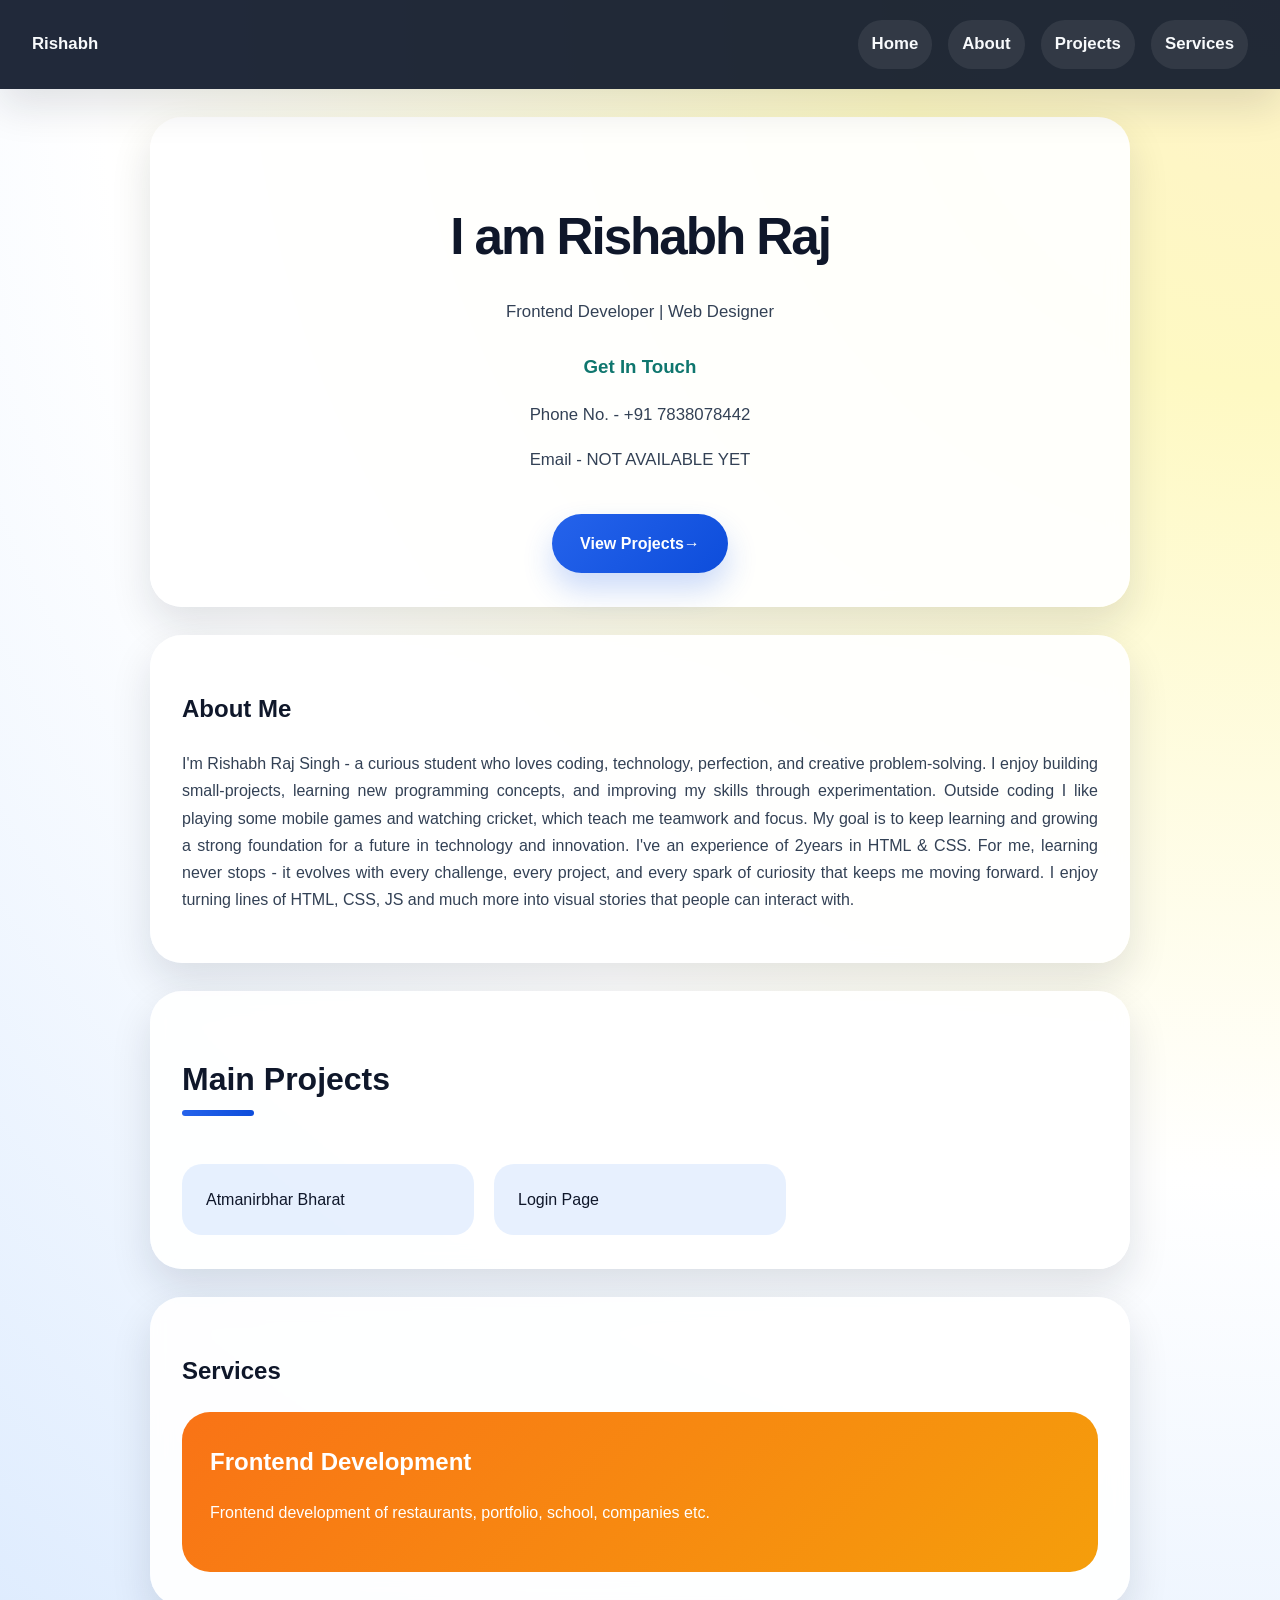
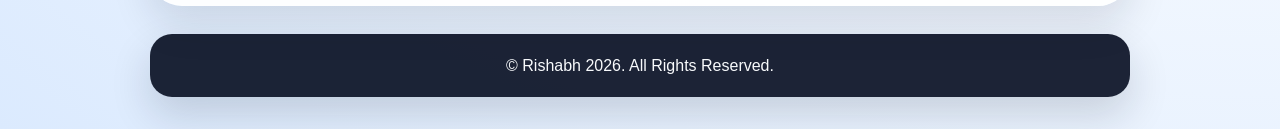
<file: index.html>
<!DOCTYPE html>
<html lang="en">
<head>
    <meta charset="UTF-8">
    <meta name="viewport" content="width=device-width, initial-scale=1.0">
    <link rel="stylesheet" href="main.css">
    <title>Portfolio</title>
</head>
<body>
    <header class="header">
        <a href="#home">Rishabh</a>
        <nav class="navbar">
            <a href="#home">Home</a>
            <a href="#about">About</a>
            <a href="#projects">Projects</a>
            <a href="#services">Services</a>
        </nav>
    </header>
    <section id="home">
        <h1>I am Rishabh Raj</h1>
        <p>Frontend Developer | Web Designer</p>
        <h3>Get In Touch</h3>
        <p>Phone No. - +91 7838078442</p>
        <p>Email - NOT AVAILABLE YET</p>
        <a href="#projects">View Projects→</a>
    </section>
    <section id="about">
        <h1>About Me</h1>
        <p>I'm Rishabh Raj Singh - a curious student who loves coding, technology, perfection, and creative problem-solving. I enjoy building small-projects, learning new programming concepts, and improving my skills through experimentation. Outside coding I like playing some mobile games and watching cricket, which teach me teamwork and focus. My goal is to keep learning and growing a strong foundation for a future in technology and innovation. I've an experience of 2years in HTML & CSS. For me, learning never stops - it evolves with every challenge, every project, and every spark of curiosity that keeps me moving forward. I enjoy turning lines of HTML, CSS, JS and much more into visual stories that people can interact with.</p>
    </section>
    <section id="projects">
        <h2>Main Projects</h2>
        <a href="atmanirbhar.html">Atmanirbhar Bharat</a>
        <a href="login.html">Login Page</a>
    </section>
    <section id="services">
        <h1>Services</h1>
        <div>
            <h2>Frontend Development</h2>
            <p>Frontend development of restaurants, portfolio, school, companies etc.</p>
        </div>
    </section>
    <footer>
        &copy; Rishabh 2026. All Rights Reserved.
    </footer>
</body>
</html>
</file>
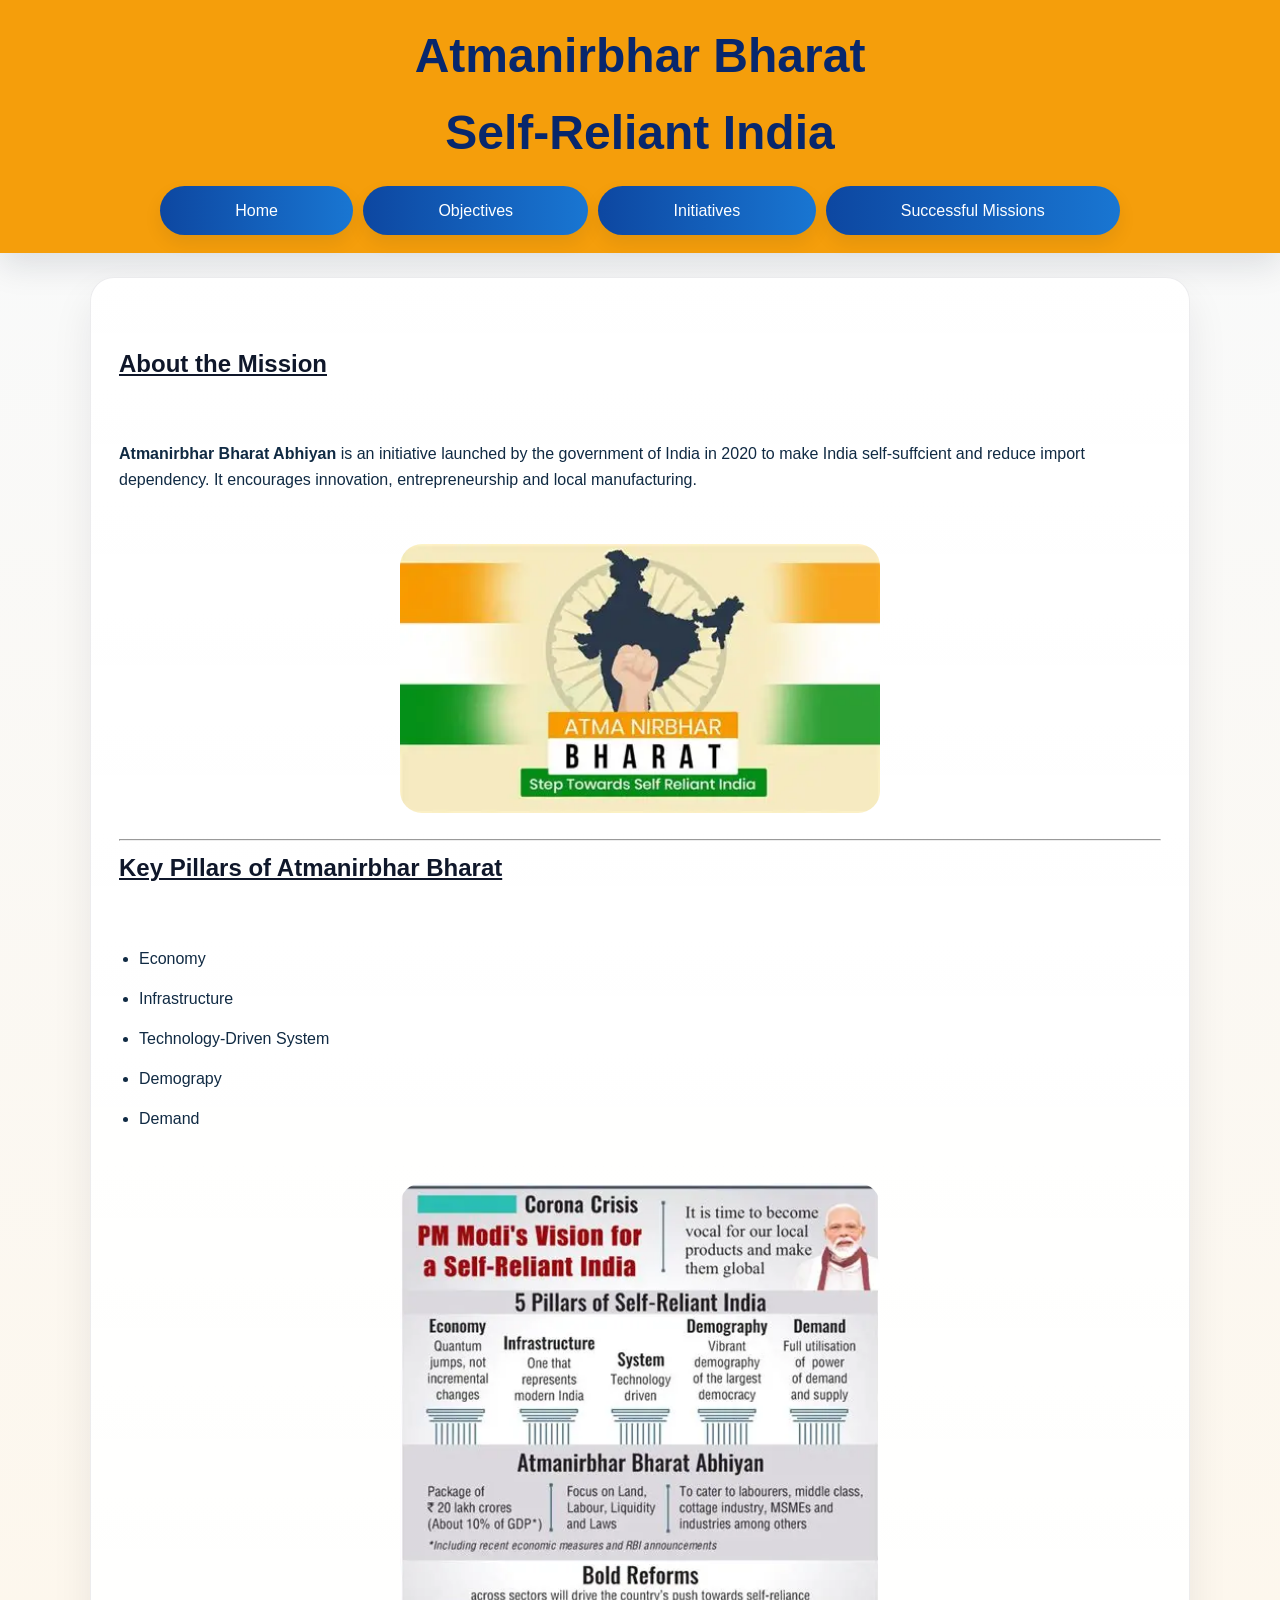
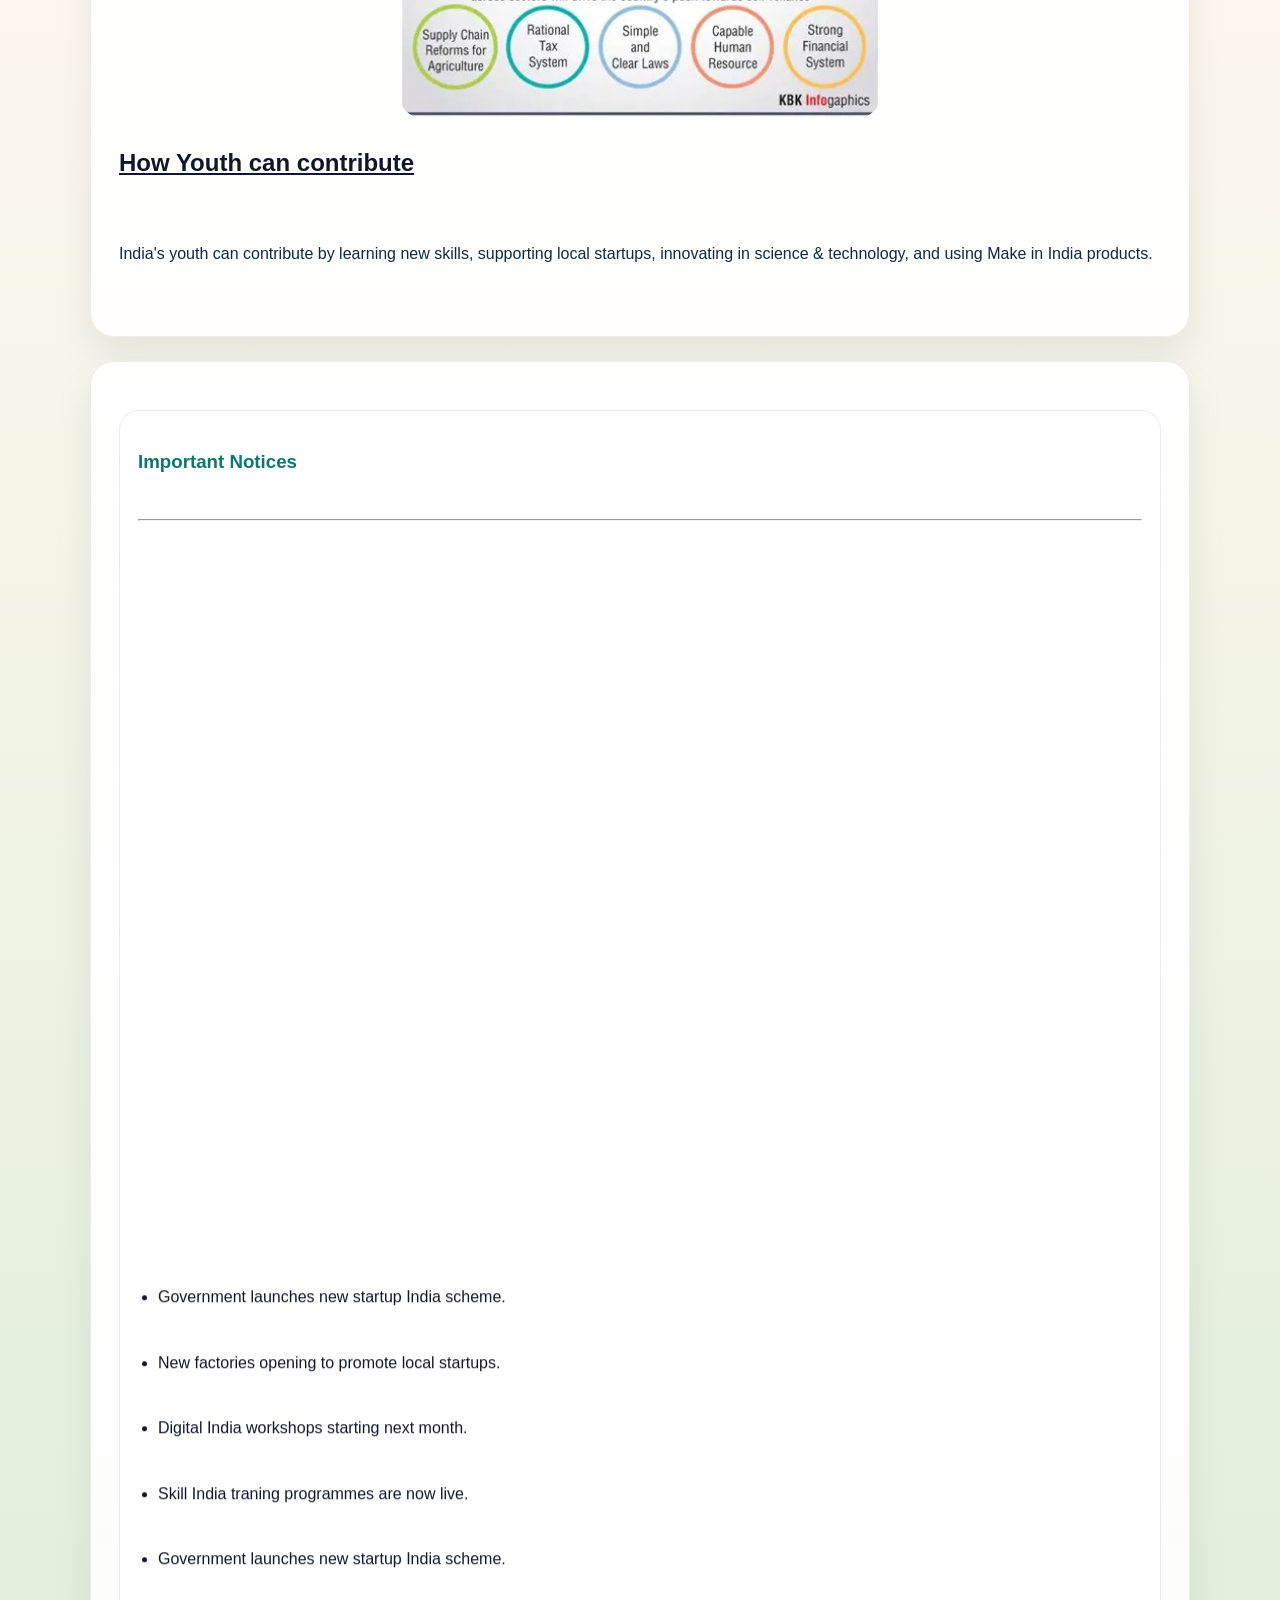
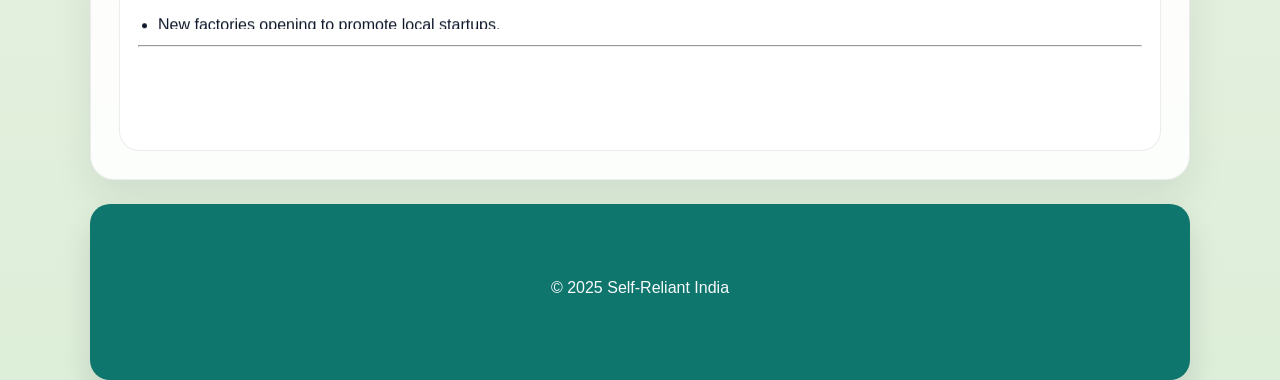
<file: atmanirbhar.html>
<!doctype html>
<html>
<head>
 <title>Atmanirbhar Bharat</title>
 <link rel="stylesheet" href="style.css">
</head>
<body>

<header>
 <h1>Atmanirbhar Bharat<br>Self-Reliant India</h1>
 <nav>
  <a href="atmanirbhar.html" class="button">Home</a>
  <a href="objectives.html" class="button">Objectives</a>
  <a href="initiatives.html" class="button">Initiatives</a>
  <a href="missions.html" class="button">Successful Missions</a>
 </nav>
</header>

<main>
<section>
 <h2><br>About the Mission<br><br></h2>
  <p><strong>Atmanirbhar Bharat Abhiyan </strong> is an initiative launched by the government of India in 2020 to make India self-suffcient and reduce import dependency. It encourages innovation, entrepreneurship and local manufacturing.<br><br></p>
   <img src="ATMANIRBHAR BHARAT.png" alt="AB" height="380" width="480"><hr>
  <h2>Key Pillars of Atmanirbhar Bharat<br><br></h2>
   <ul>
    <li>Economy</li>
    <li>Infrastructure</li>
    <li>Technology-Driven System</li>
    <li>Demograpy</li>
    <li>Demand<br><br></li>
   </ul>
  <img src="KPAB.png" alt="KPAB" height="380" width="480">
 <h2>How Youth can contribute<br><br></h2>
  <p>India's youth can contribute by learning new skills, supporting local startups, innovating in science & technology, and using Make in India products.<br><br></p>
</section>

<section>
 <aside class="notice">
  <h3>Important Notices<br><br></h3><hr>
   <marquee direction="up" scrollamount="20" height="1100" width="450">
    <ul>
     <li>Government launches new startup India scheme.</li><br>
     <li>New factories opening to promote local startups.</li><br>
     <li>Digital India workshops starting next month.</li><br>
     <li>Skill India traning programmes are now live.</li><br>
     <li>Government launches new startup India scheme.</li><br>
     <li>New factories opening to promote local startups.</li><br>
     <li>Digital India workshops starting next month.</li><br>
     <li>Skill India traning programmes are now live.</li><br>
     <li>Government launches new startup India scheme.</li><br>
     <li>New factories opening to promote local startups.</li><br>
     <li>Digital India workshops starting next month.</li><br>
     <li>Skill India traning programmes are now live.</li><br>
     <li>Government launches new startup India scheme.</li><br>
     <li>New factories opening to promote local startups.</li><br>
     <li>Digital India workshops starting next month.</li><br>
     <li>Skill India traning programmes are now live.</li><br>
     <li>Government launches new startup India scheme.</li><br>
     <li>New factories opening to promote local startups.</li><br>
     <li>Digital India workshops starting next month.</li><br>
     <li>Skill India traning programmes are now live.</li><br>
    </ul>
   </marquee><hr><br><br><br>
  </aside>
</section>
</main>

<footer>
 <br><br>&copy; 2025 Self-Reliant India<br><br><br>
</footer>

</body>
</html>
</file>
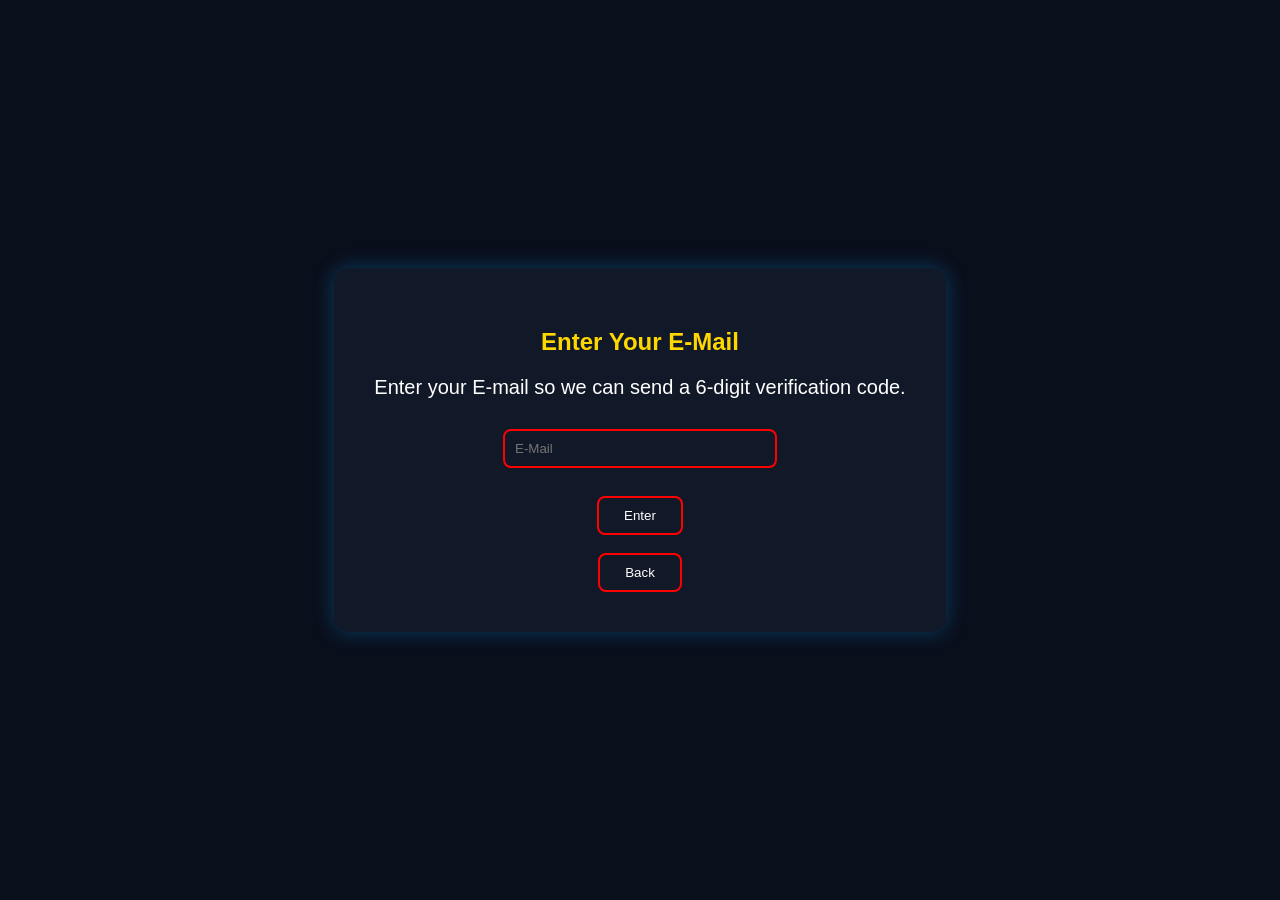
<file: forgot.html>
<!DOCTYPE html>
<html lang="en">
<head>
    <meta charset="UTF-8">
    <meta name="viewport" content="width=device-width, initial-scale=1.0">
    <link rel="stylesheet" href="forgot.css">
    <title>Forgot Password?</title>
</head>
<body>
    <div class="box">
        <h2>Enter Your E-Mail</h2>
        <p>Enter your E-mail so we can send a 6-digit verification code.</p>
        <form action="">
            <input type="email" placeholder="E-Mail" required><br><br>
            <button onclick="codeSended()" type="button">Enter</button><br><br>
        </form>
        <a href="login.html"><button>Back</button></a>
    </div>

    <script src="forgot.js"></script>
</body>
</html>
</file>
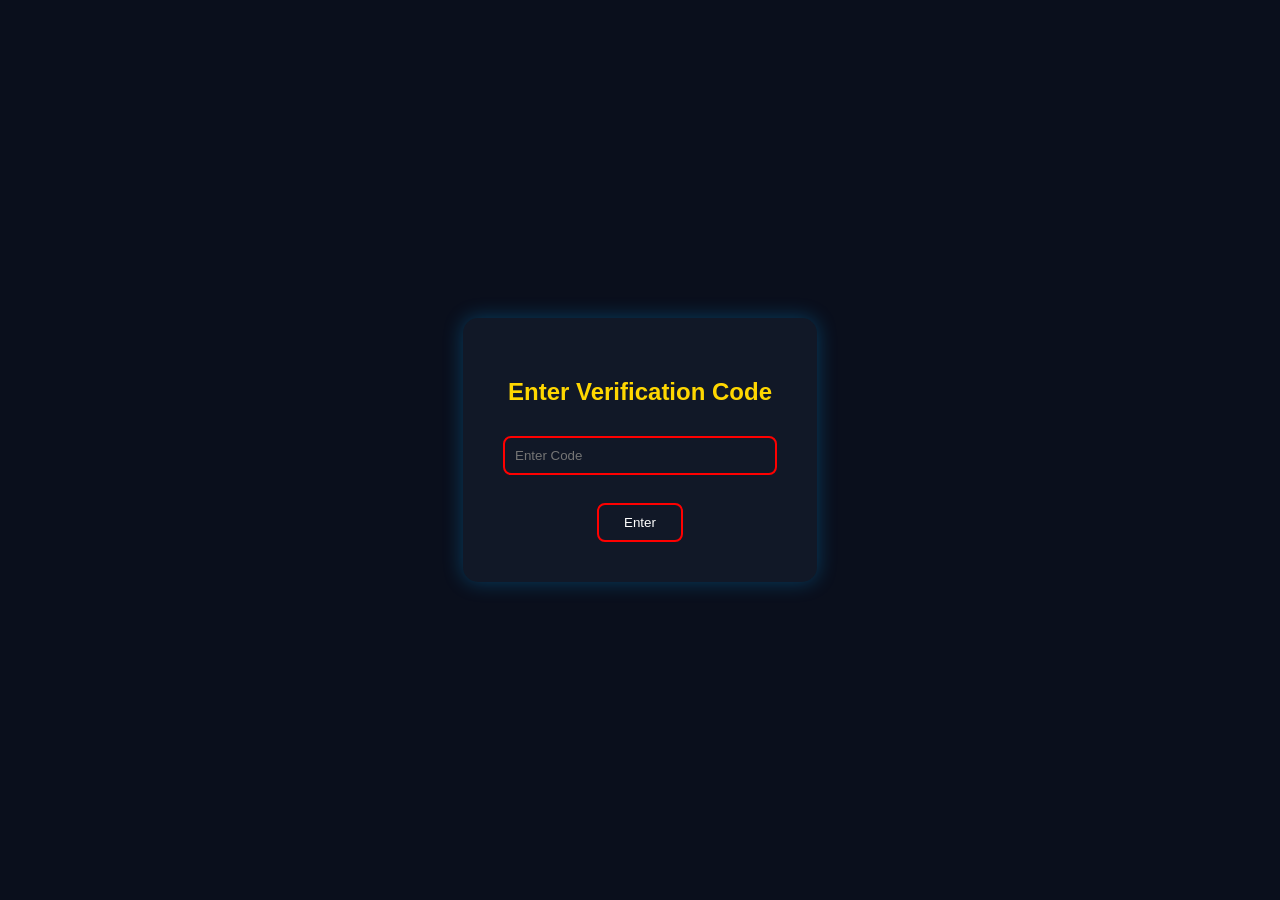
<file: forgot2.html>
<!DOCTYPE html>
<html lang="en">
<head>
    <meta charset="UTF-8">
    <meta name="viewport" content="width=device-width, initial-scale=1.0">
    <link rel="stylesheet" href="forgot2.css">
    <title>Enter Verification Code</title>
</head>
<body>
    <div class="box">
        <h2>Enter Verification Code</h2>
        <input type="number" placeholder="Enter Code"><br><br>
        <button>Enter</button>
    </div>
</body>
</html>
</file>
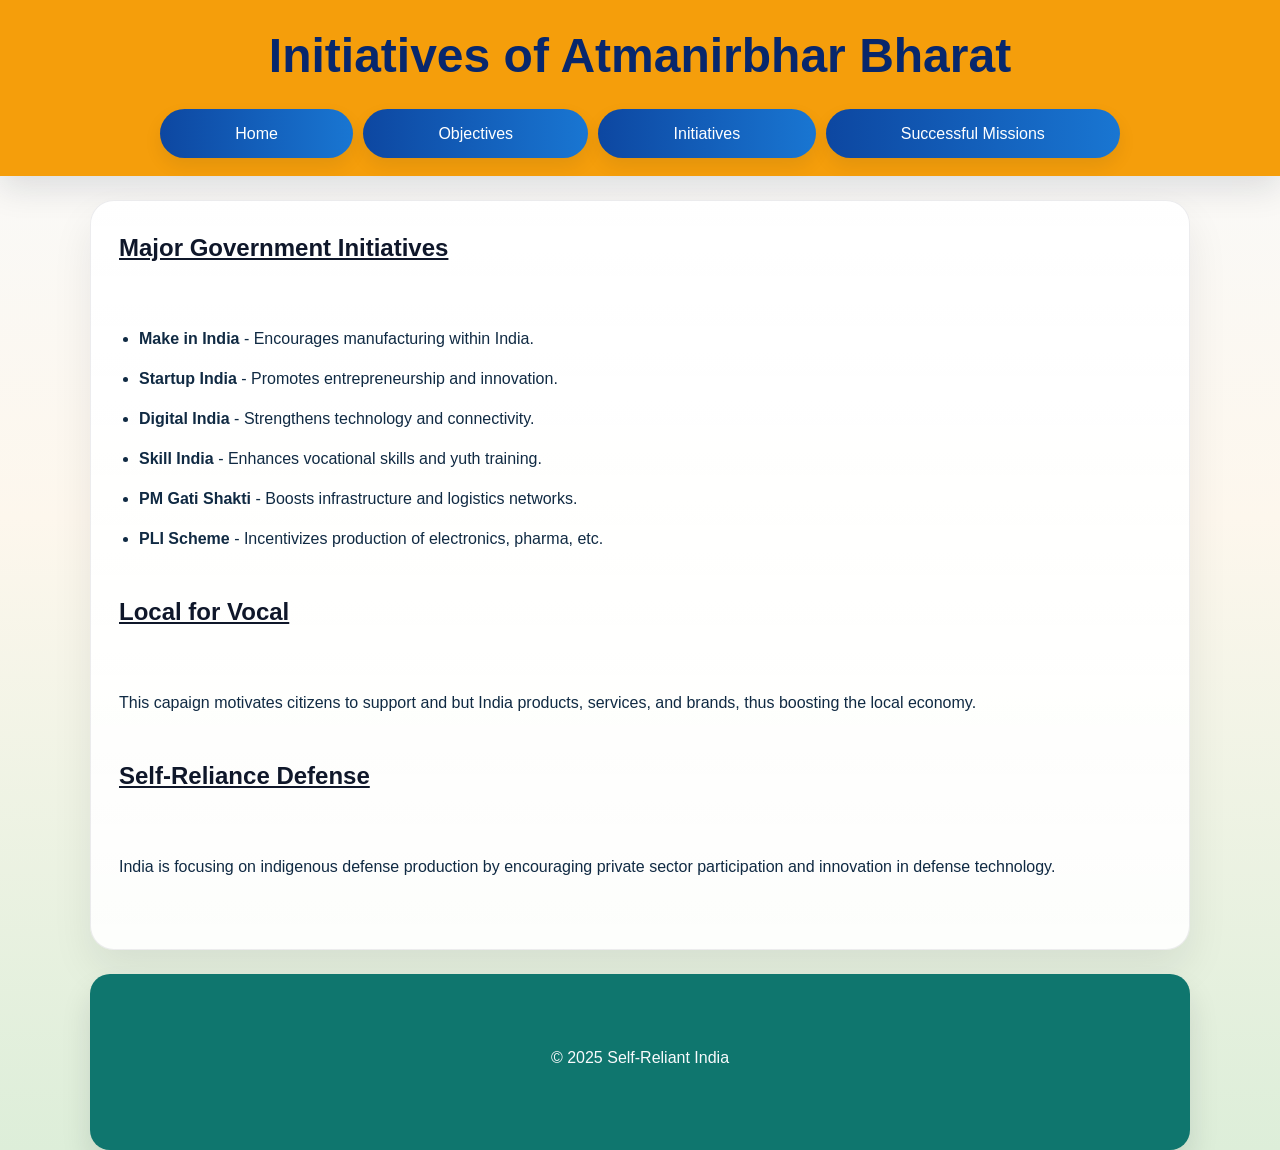
<file: initiatives.html>
<!doctype html>
<html>
<head>
 <title>Atmanirbhar Bharat</title>
 <link rel="stylesheet" href="style.css">
</head>
<body>

<header>
 <h1>Initiatives of Atmanirbhar Bharat</h1>
 <nav>
  <a href="atmanirbhar.html" class="button">Home</a>
  <a href="objectives.html" class="button">Objectives</a>
  <a href="initiatives.html" class="button">Initiatives</a>
  <a href="missions.html" class="button">Successful Missions</a>
 </nav>
</header>

<section>
<h2>Major Government Initiatives<br><br></h2>
<ul>
 <li><strong>Make in India</strong> - Encourages manufacturing within India.</li>
 <li><strong>Startup India</strong> - Promotes entrepreneurship and innovation.</li>
 <li><strong>Digital India</strong> - Strengthens technology and connectivity.</li>
 <li><strong>Skill India</strong> - Enhances vocational skills and yuth training.</li>
 <li><strong>PM Gati Shakti</strong> - Boosts infrastructure and logistics networks.</li>
 <li><strong>PLI Scheme</strong> - Incentivizes production of electronics, pharma, etc.<br><br></li>
</ul>

<h2>Local for Vocal<br><br></h2>
<p>This capaign motivates citizens to support and but India products, services, and brands, thus boosting the local economy.<br><br></p>

<h2>Self-Reliance Defense<br><br></h2>
<p>India is focusing on indigenous defense production by encouraging private sector participation and innovation in defense technology.<br><br></p>

</section>

<footer>
 <br><br>&copy; 2025 Self-Reliant India<br><br><br>
</footer>

</body>
</html>
</file>
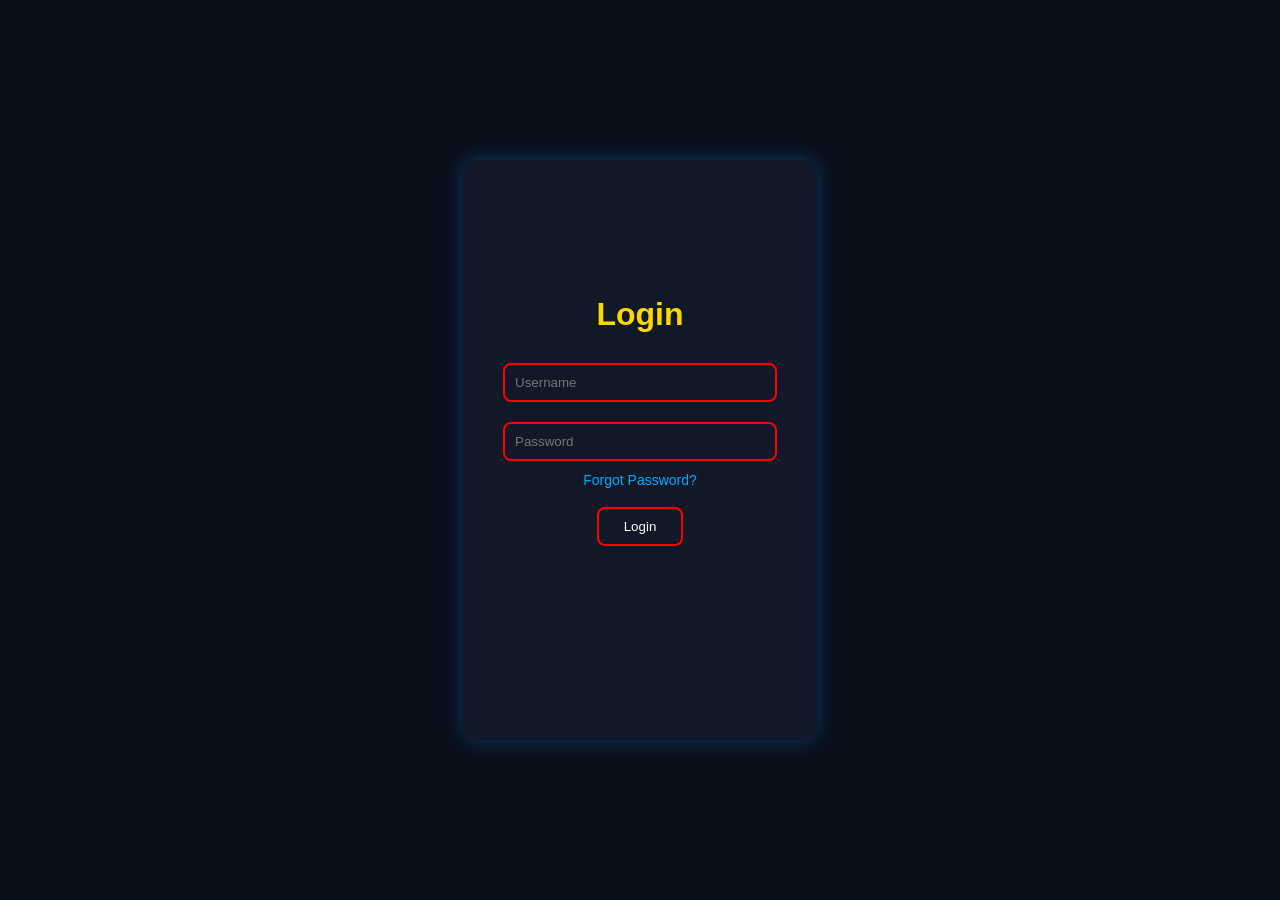
<file: login.html>
<!DOCTYPE html>
<html lang="en">
<head>
    <meta charset="UTF-8">
    <meta name="viewport" content="width=device-width, initial-scale=1.0">
    <link rel="stylesheet" href="login.css">
    <title>Login</title>
</head>
<body>
    <div class="box">
        <form action="">
            <h1 class="log"><br><br>Login</h1>
            <input type="text" placeholder="Username" required><br>
            <input type="password" placeholder="Password" required><br>
            <a href="forgot.html">Forgot Password?</a><br><br>
            <button class="btn" onclick="logIn()">Login</button>
            <h1><br><br><br></h1>
        </form>
    </div>

    <script src="login.js"></script>
</body>
</html>
</file>
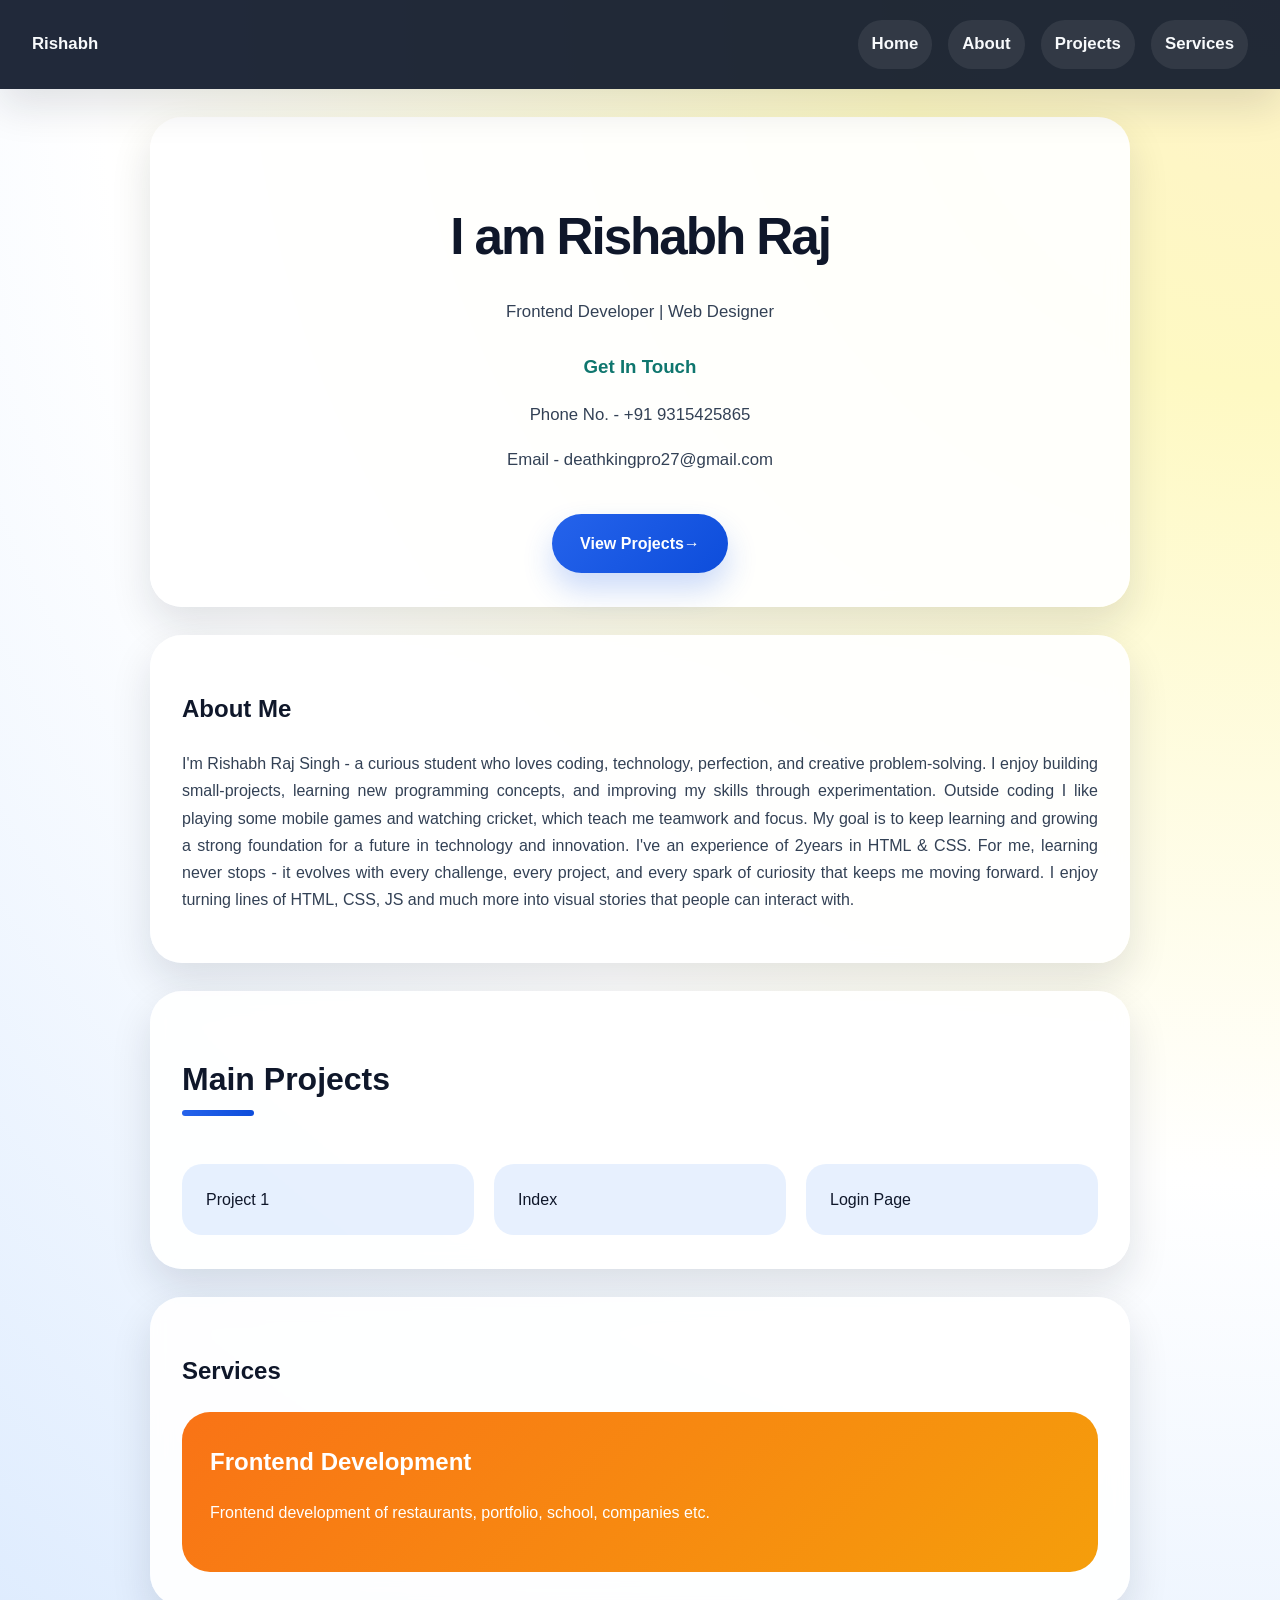
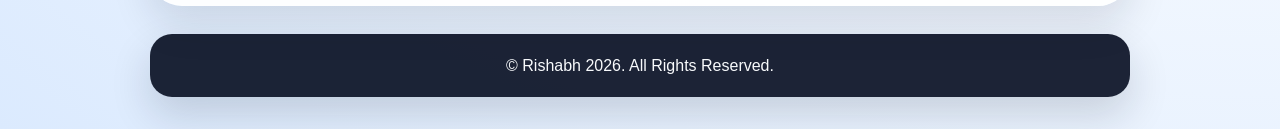
<file: main.html>
<!DOCTYPE html>
<html lang="en">
<head>
    <meta charset="UTF-8">
    <meta name="viewport" content="width=device-width, initial-scale=1.0">
    <link rel="stylesheet" href="main.css">
    <title>Portfolio</title>
</head>
<body>
    <header class="header">
        <a href="#home">Rishabh</a>
        <nav class="navbar">
            <a href="#home">Home</a>
            <a href="#about">About</a>
            <a href="#projects">Projects</a>
            <a href="#services">Services</a>
        </nav>
    </header>
    <section id="home">
        <h1>I am Rishabh Raj</h1>
        <p>Frontend Developer | Web Designer</p>
        <h3>Get In Touch</h3>
        <p>Phone No. - +91 9315425865</p>
        <p>Email - deathkingpro27@gmail.com</p>
        <a href="#projects">View Projects→</a>
    </section>
    <section id="about">
        <h1>About Me</h1>
        <p>I'm Rishabh Raj Singh - a curious student who loves coding, technology, perfection, and creative problem-solving. I enjoy building small-projects, learning new programming concepts, and improving my skills through experimentation. Outside coding I like playing some mobile games and watching cricket, which teach me teamwork and focus. My goal is to keep learning and growing a strong foundation for a future in technology and innovation. I've an experience of 2years in HTML & CSS. For me, learning never stops - it evolves with every challenge, every project, and every spark of curiosity that keeps me moving forward. I enjoy turning lines of HTML, CSS, JS and much more into visual stories that people can interact with.</p>
    </section>
    <section id="projects">
        <h2>Main Projects</h2>
        <a href="{1}.html">Project 1</a>
        <a href="index.html">Index</a>
        <a href="login.html">Login Page</a>
    </section>
    <section id="services">
        <h1>Services</h1>
        <div>
            <h2>Frontend Development</h2>
            <p>Frontend development of restaurants, portfolio, school, companies etc.</p>
        </div>
    </section>
    <footer>
        &copy; Rishabh 2026. All Rights Reserved.
    </footer>
</body>
</html>
</file>
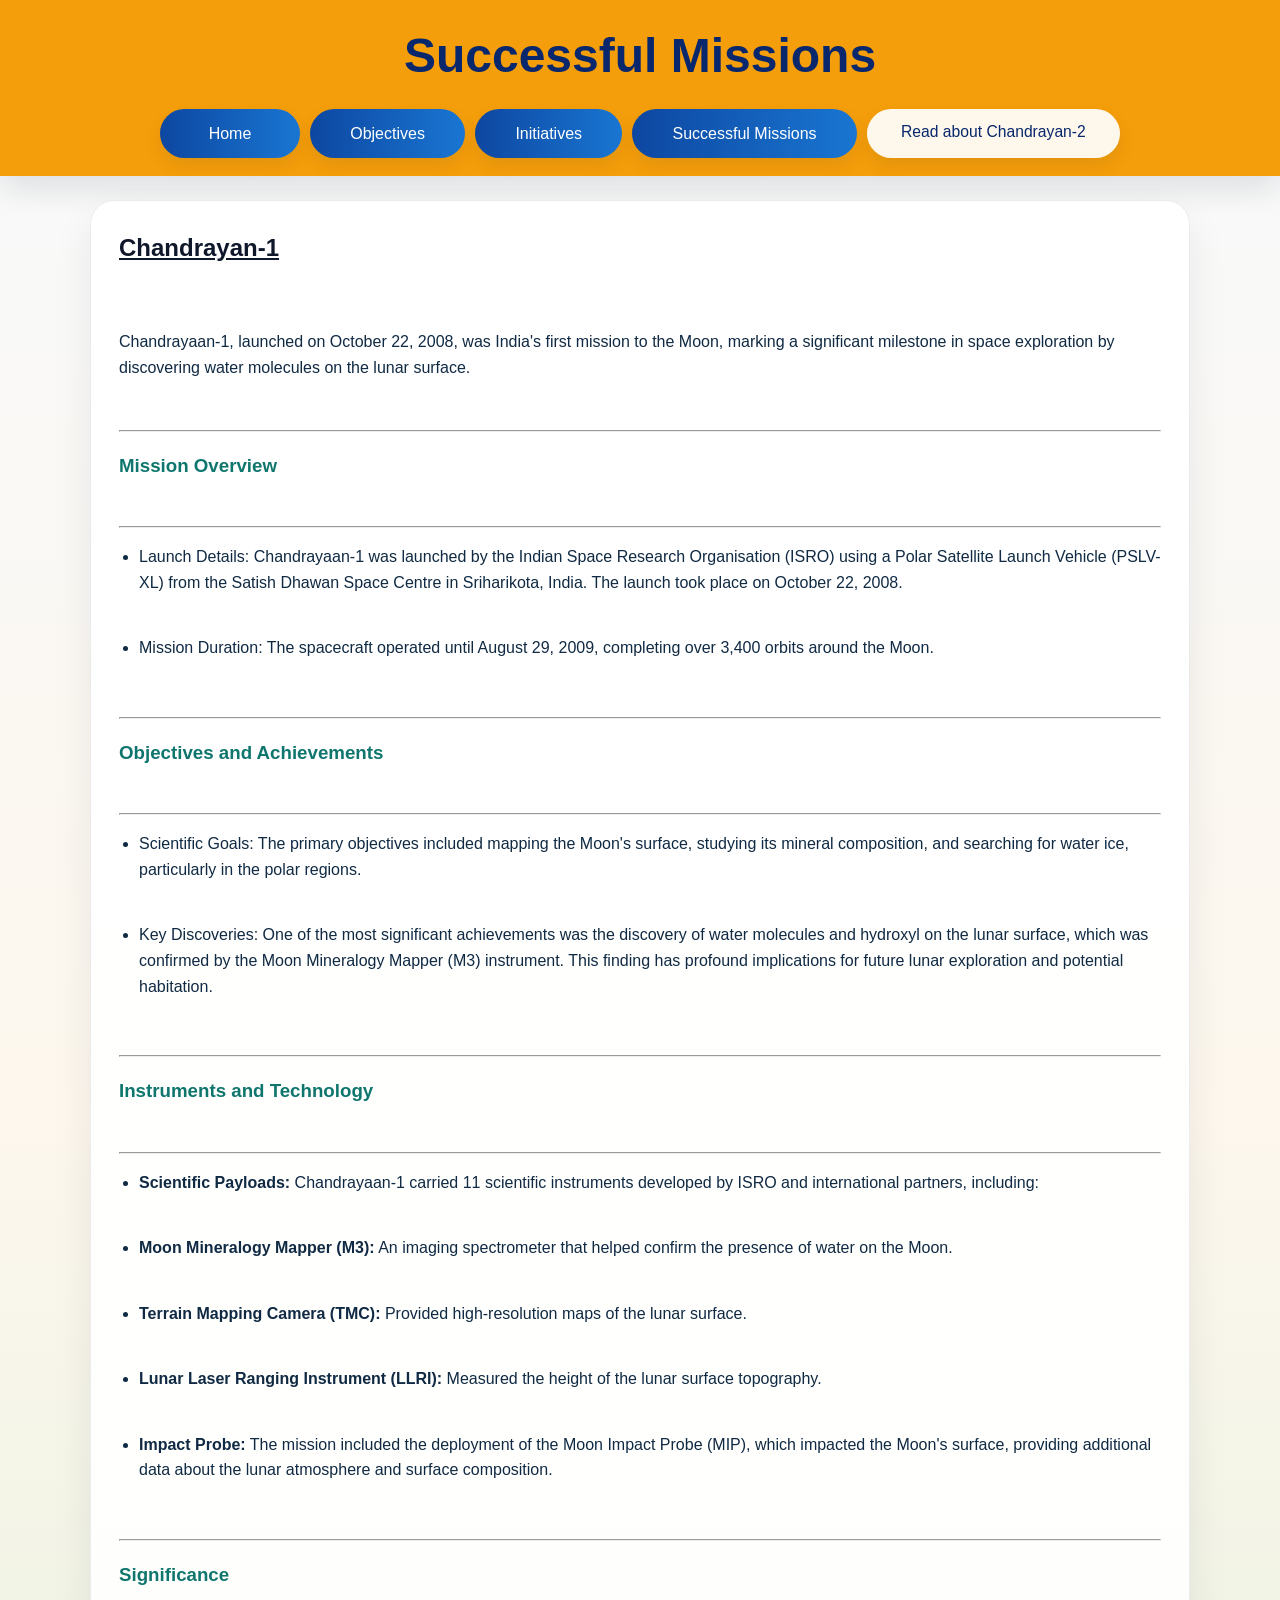
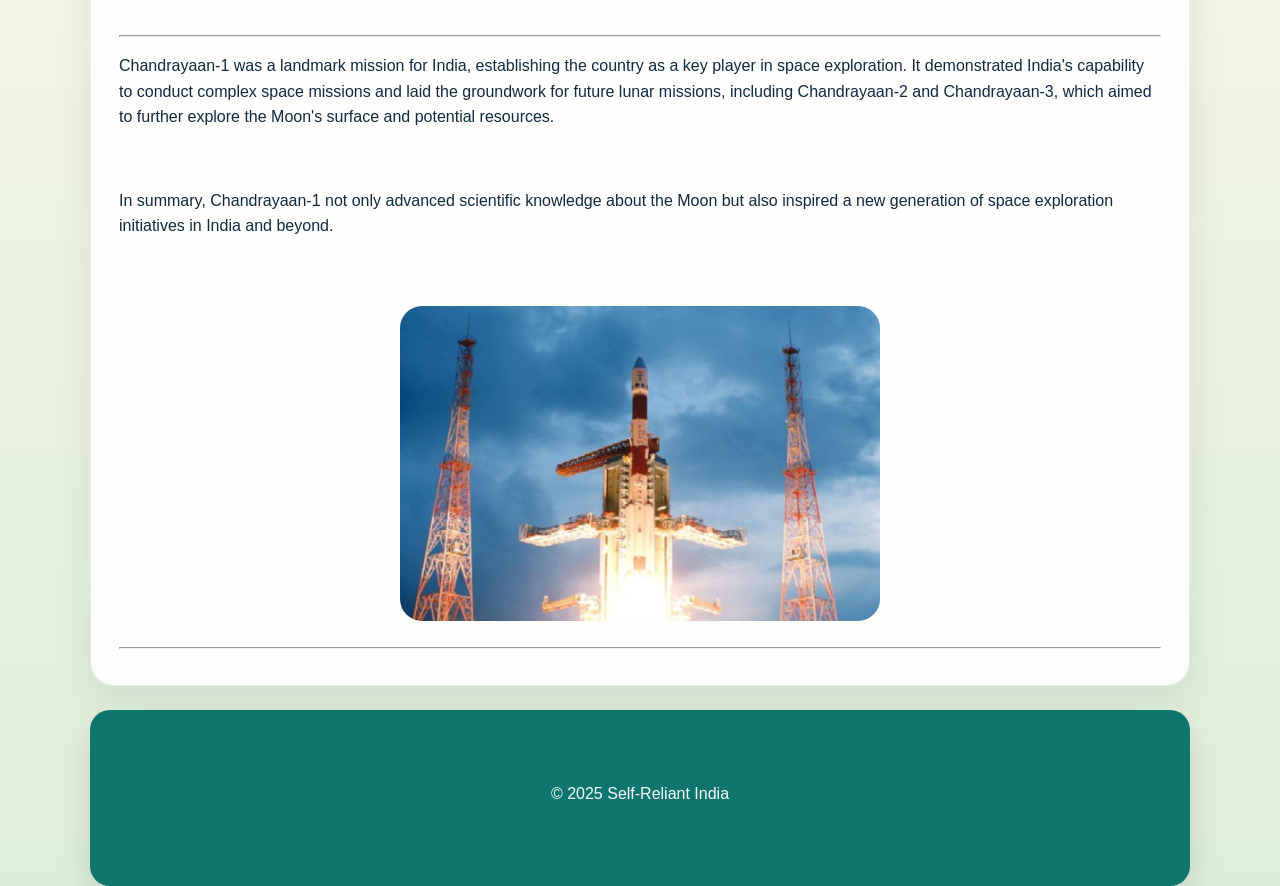
<file: missions.html>
<!doctype html>
<html>
<head>
 <title>Atmanirbhar Bharat</title>
 <link rel="stylesheet" href="style.css">
</head>
<body>

<header>
 <h1>Successful Missions</h1>
 <nav>
  <a href="atmanirbhar.html" class="button">Home</a>
  <a href="objectives.html" class="button">Objectives</a>
  <a href="initiatives.html" class="button">Initiatives</a>
  <a href="missions.html" class="button">Successful Missions</a>
  <a href="missions2.html">Read about Chandrayan-2</a>
 </nav>
</header>


<main>
 <section>
 <h2>Chandrayan-1</h2><br>
  <p>Chandrayaan-1, launched on October 22, 2008, was India's first mission to the Moon, marking a significant milestone in space exploration by discovering water molecules on the lunar surface.</p><br><hr>
 <h3>Mission Overview</h3><br><hr>
  <ul>
   <li>Launch Details: Chandrayaan-1 was launched by the Indian Space Research Organisation (ISRO) using a Polar Satellite Launch Vehicle (PSLV-XL) from the Satish Dhawan Space Centre in Sriharikota, India. The launch took place on October 22, 2008.</li><br>
   <li>Mission Duration: The spacecraft operated until August 29, 2009, completing over 3,400 orbits around the Moon.</li><br>
  </ul><hr>
 <h3>Objectives and Achievements</h3><br><hr>
  <ul>
   <li>Scientific Goals: The primary objectives included mapping the Moon's surface, studying its mineral composition, and searching for water ice, particularly in the polar regions.</li><br>
   <li>Key Discoveries: One of the most significant achievements was the discovery of water molecules and hydroxyl on the lunar surface, which was confirmed by the Moon Mineralogy Mapper (M3) instrument. This finding has profound implications for future lunar exploration and potential habitation.</li><br>
  </ul><hr>
 <h3>Instruments and Technology</h3><br><hr>
  <ul>
   <li><strong>Scientific Payloads:</strong> Chandrayaan-1 carried 11 scientific instruments developed by ISRO and international partners, including:</li><br>
   <li><strong>Moon Mineralogy Mapper (M3):</strong> An imaging spectrometer that helped confirm the presence of water on the Moon.</li><br>
   <li><strong>Terrain Mapping Camera (TMC):</strong> Provided high-resolution maps of the lunar surface.</li><br>
   <li><strong>Lunar Laser Ranging Instrument (LLRI):</strong> Measured the height of the lunar surface topography.</li><br>
   <li><strong>Impact Probe:</strong> The mission included the deployment of the Moon Impact Probe (MIP), which impacted the Moon's surface, providing additional data about the lunar atmosphere and surface composition.</li><br> 
  </ul>
 <hr><h3>Significance</h3><br><hr>
  <p>Chandrayaan-1 was a landmark mission for India, establishing the country as a key player in space exploration. It demonstrated India's capability to conduct complex space missions and laid the groundwork for future lunar missions, including Chandrayaan-2 and Chandrayaan-3, which aimed to further explore the Moon's surface and potential resources.</p><br>
  <p>In summary, Chandrayaan-1 not only advanced scientific knowledge about the Moon but also inspired a new generation of space exploration initiatives in India and beyond.<p><br>
  <img src="chandrayaan-1.png" alt="Chandrayaan-1" height="380" width="480"><hr>
 </section>
</main>

<footer>
 <br><br>&copy; 2025 Self-Reliant India
 <br><br><br>
</footer>

</body>
</html>
</file>
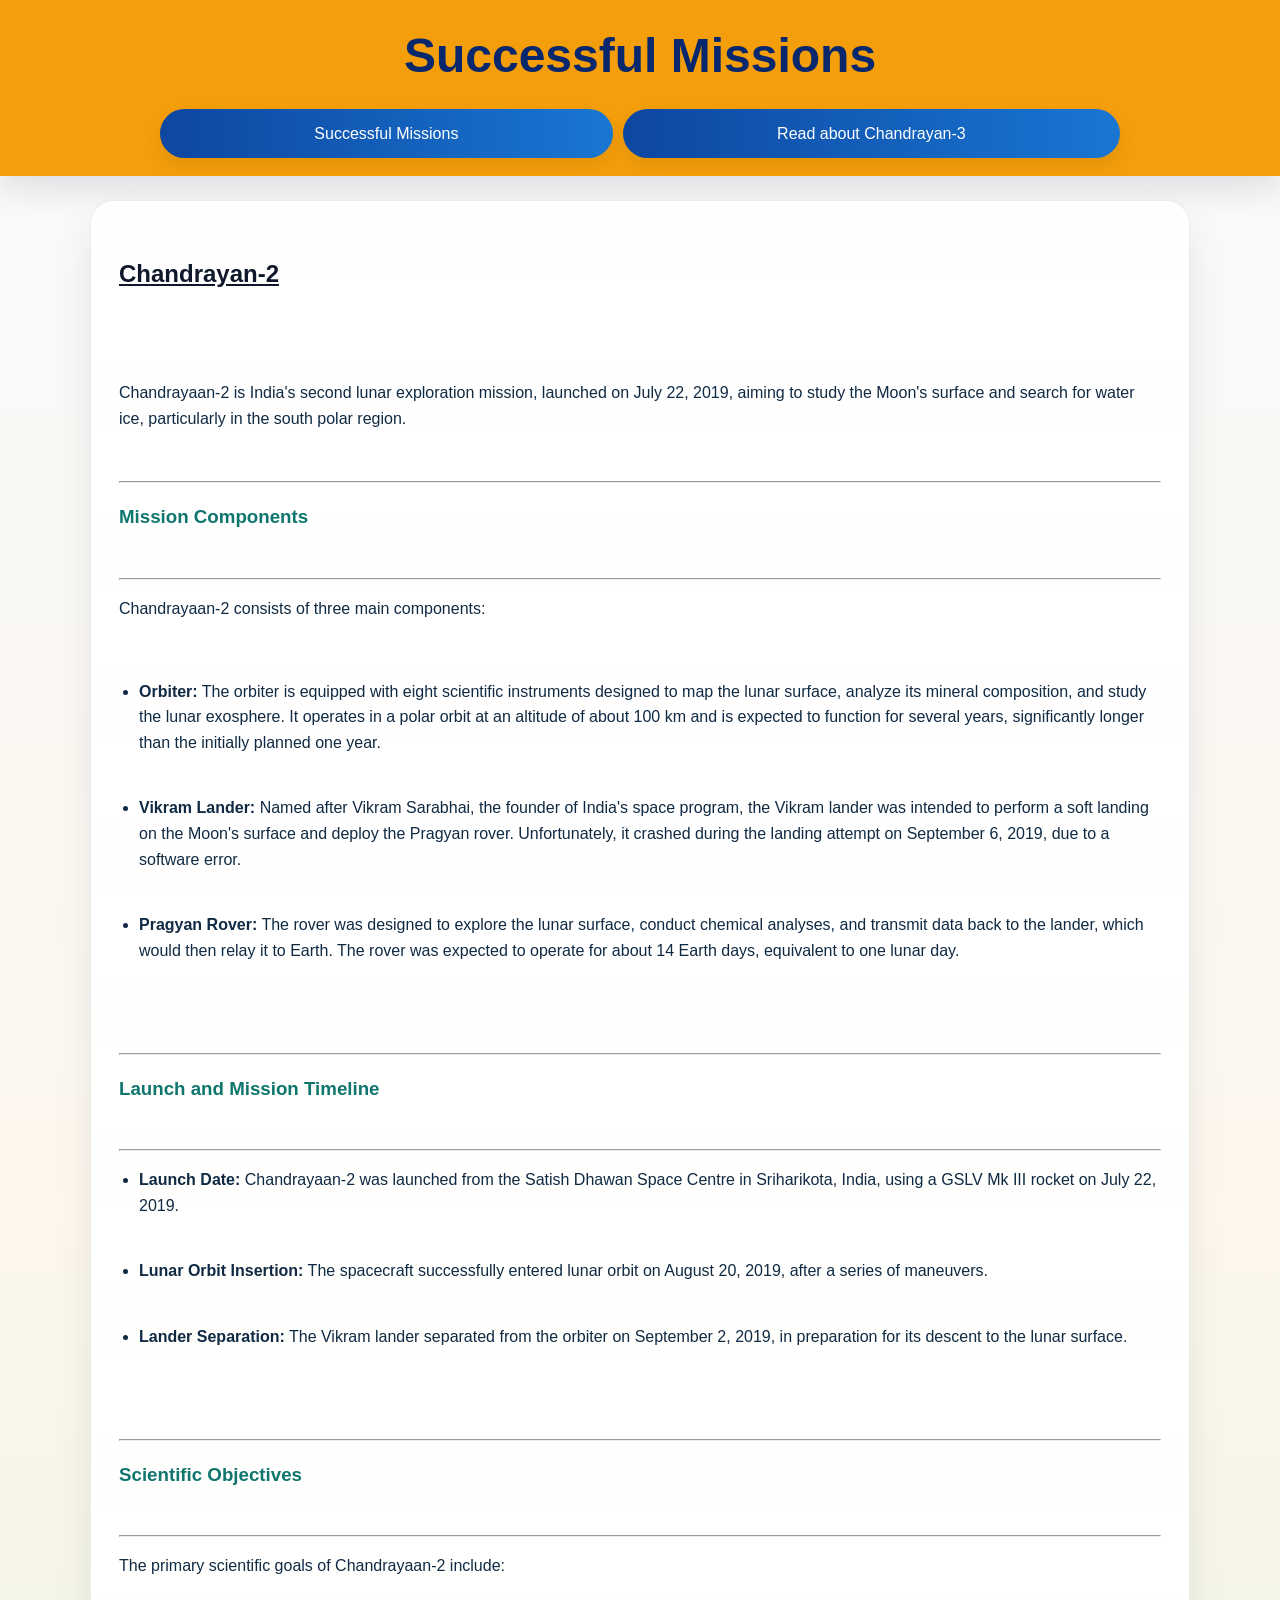
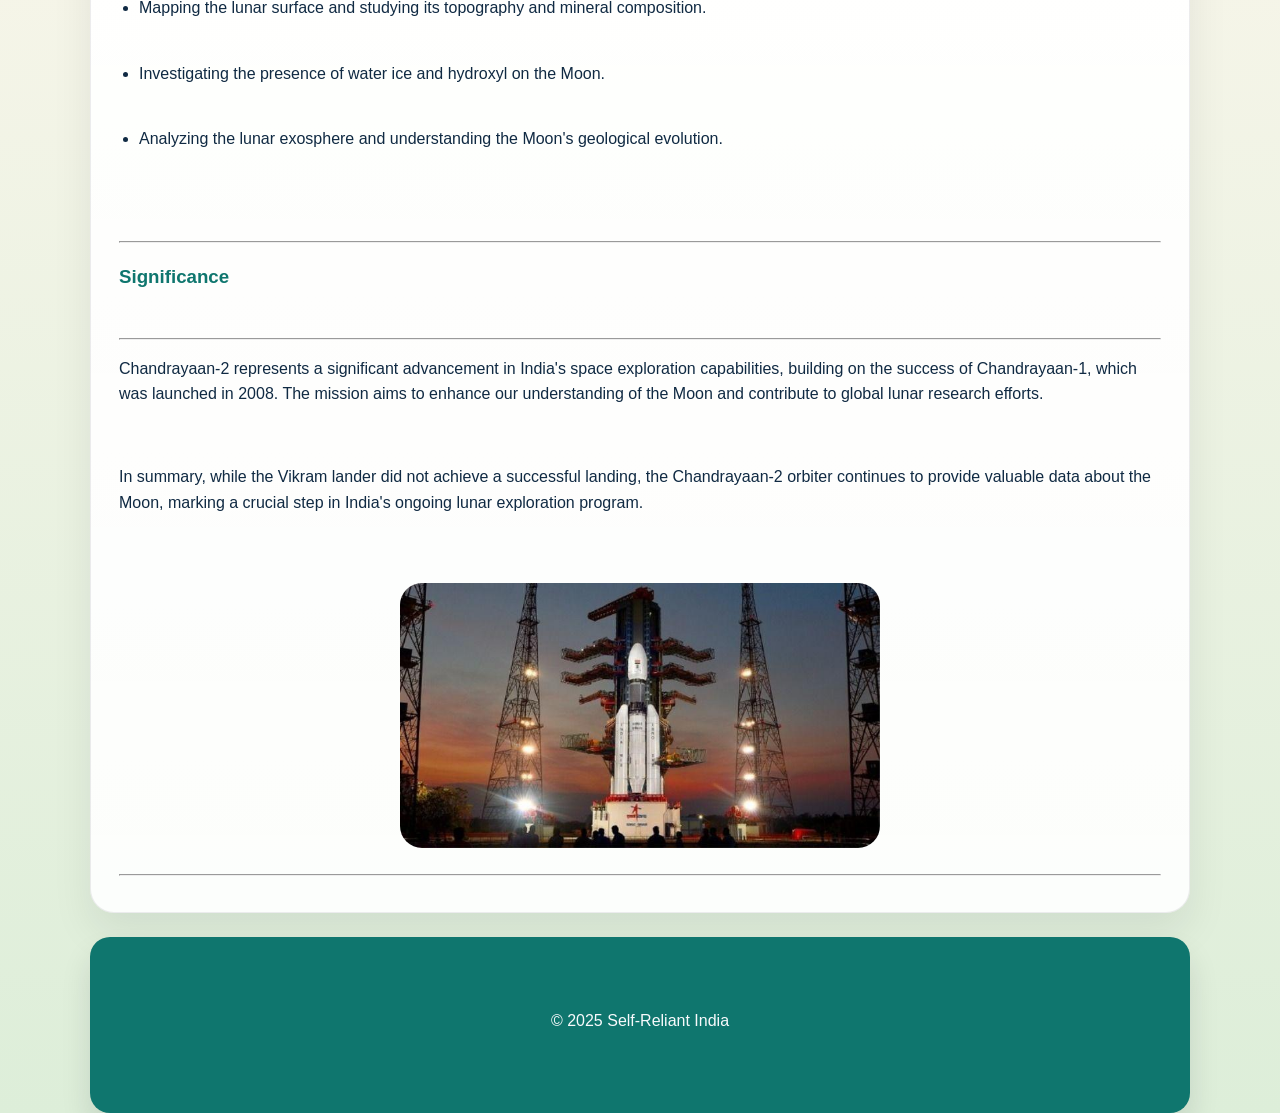
<file: missions2.html>
<!doctype html>
<html>
<head>
 <title>Atmanirbhar Bharat</title>
 <link rel="stylesheet" href="style.css">
</head>
<body>

<header>
 <h1>Successful Missions</h1>
 <nav>
  <a href="missions.html" class="button">Successful Missions</a>
  <a href="missions3.html" class="button">Read about Chandrayan-3</a>
 </nav>
</header>

<main>
 <section>
  <br><h2>Chandrayan-2</h2><br>
 <br><p>Chandrayaan-2 is India's second lunar exploration mission, launched on July 22, 2019, aiming to study the Moon's surface and search for water ice, particularly in the south polar region.</p><br>
<hr><h3>Mission Components</h3><br><hr>
<p>Chandrayaan-2 consists of three main components:<p><br>
 <ul>
 <li><strong>Orbiter:</strong> The orbiter is equipped with eight scientific instruments designed to map the lunar surface, analyze its mineral composition, and study the lunar exosphere. It operates in a polar orbit at an altitude of about 100 km and is expected to function for several years, significantly longer than the initially planned one year.</li><br>
 <li><strong>Vikram Lander:</strong> Named after Vikram Sarabhai, the founder of India's space program, the Vikram lander was intended to perform a soft landing on the Moon's surface and deploy the Pragyan rover. Unfortunately, it crashed during the landing attempt on September 6, 2019, due to a software error.</li><br>
 <li><strong>Pragyan Rover:</strong> The rover was designed to explore the lunar surface, conduct chemical analyses, and transmit data back to the lander, which would then relay it to Earth. The rover was expected to operate for about 14 Earth days, equivalent to one lunar day.</li><br>
 </ul><br>
<hr><h3>Launch and Mission Timeline</h3><br><hr>
 <ul>
  <li><strong>Launch Date:</strong> Chandrayaan-2 was launched from the Satish Dhawan Space Centre in Sriharikota, India, using a GSLV Mk III rocket on July 22, 2019.</li><br>
  <li><strong>Lunar Orbit Insertion:</strong> The spacecraft successfully entered lunar orbit on August 20, 2019, after a series of maneuvers.</li><br>
  <li><strong>Lander Separation:</strong> The Vikram lander separated from the orbiter on September 2, 2019, in preparation for its descent to the lunar surface.</li><br>
 </ul><br>
<hr><h3>Scientific Objectives</h3><br><hr>
<p>The primary scientific goals of Chandrayaan-2 include:</p>
 <ul>
 <li>Mapping the lunar surface and studying its topography and mineral composition.</li><br>
 <li>Investigating the presence of water ice and hydroxyl on the Moon.</li><br>
 <li>Analyzing the lunar exosphere and understanding the Moon's geological evolution.</li><br> 
 </ul><br>
<hr><h3>Significance</h3><br><hr>
 <p>Chandrayaan-2 represents a significant advancement in India's space exploration capabilities, building on the success of Chandrayaan-1, which was launched in 2008. The mission aims to enhance our understanding of the Moon and contribute to global lunar research efforts.</p><br>
  <p>In summary, while the Vikram lander did not achieve a successful landing, the Chandrayaan-2 orbiter continues to provide valuable data about the Moon, marking a crucial step in India's ongoing lunar exploration program.</p><br>
  <img src="Chandrayan-2.png" alt="Chandrayan-2" height="380" width="480"><hr>
 </section>
</main>

<footer>
 <br><br>&copy; 2025 Self-Reliant India
 <br><br><br>
</footer>

</body>
</html>
</file>
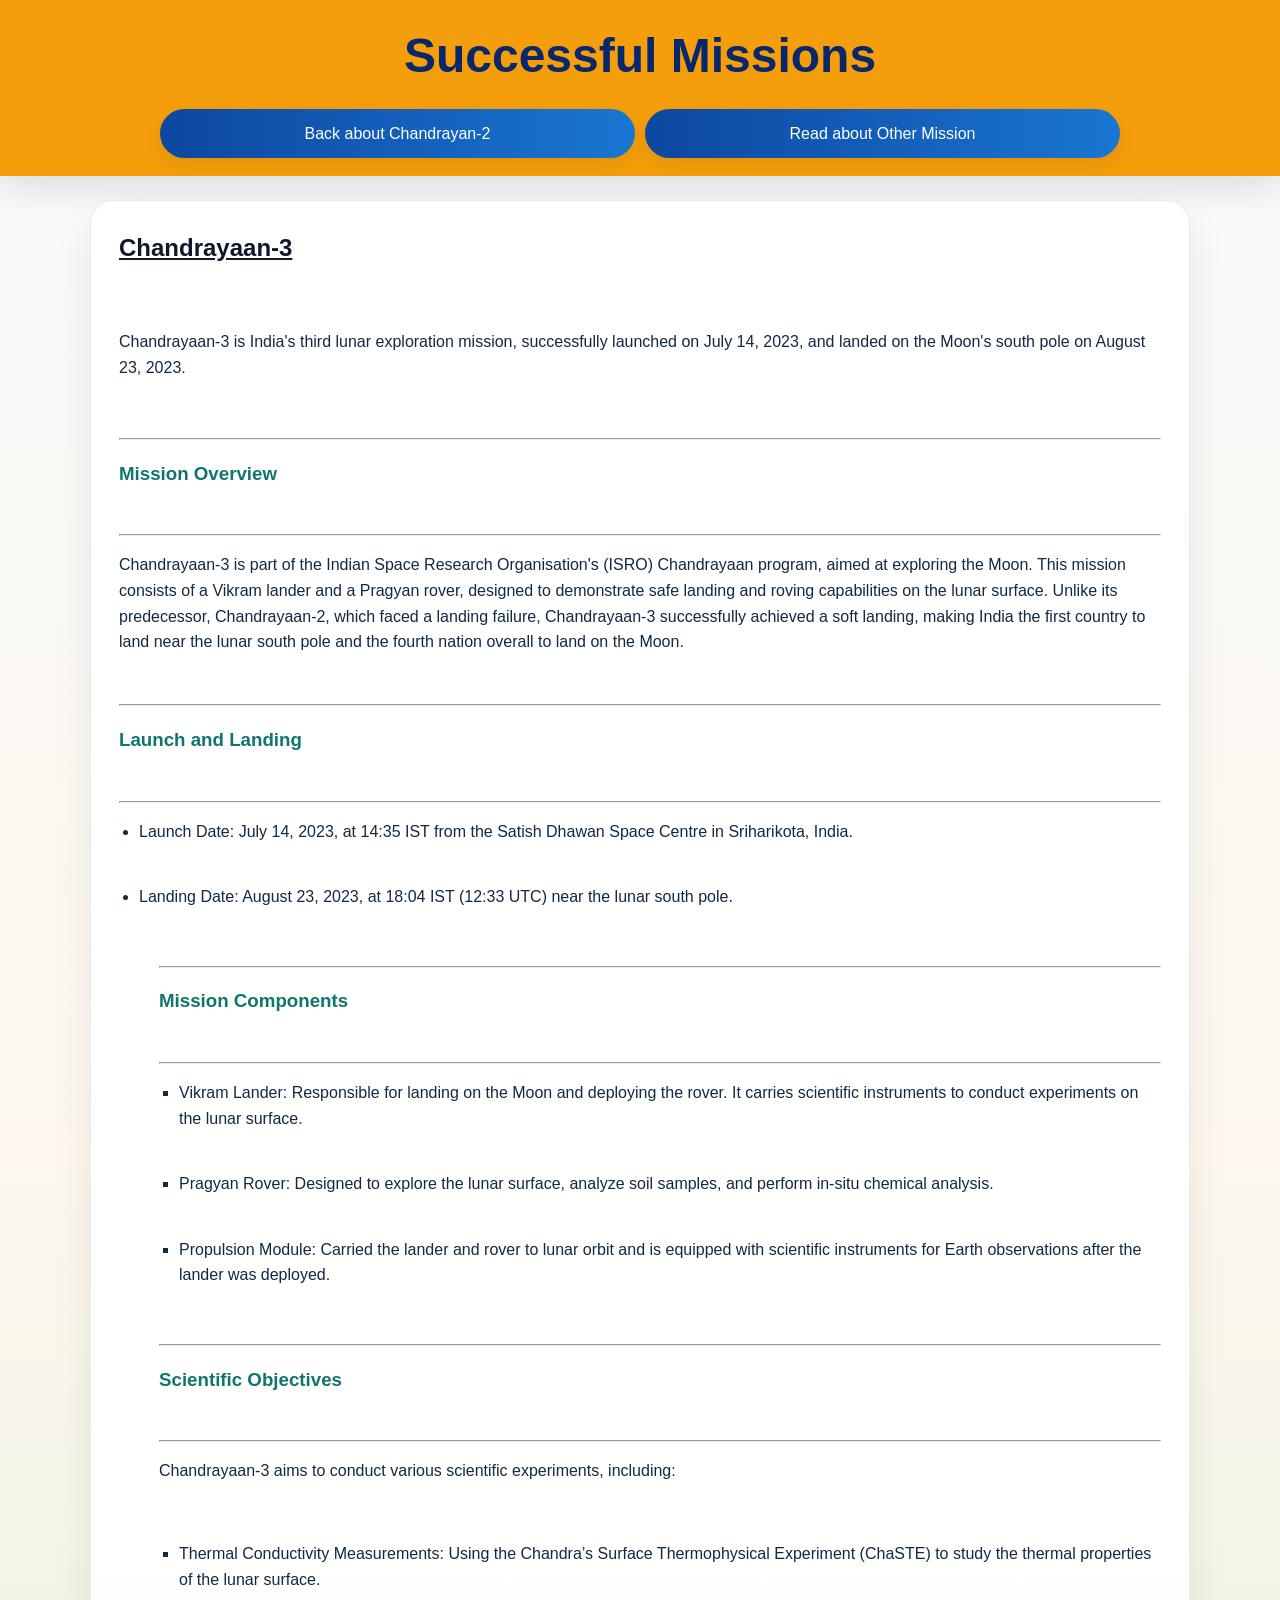
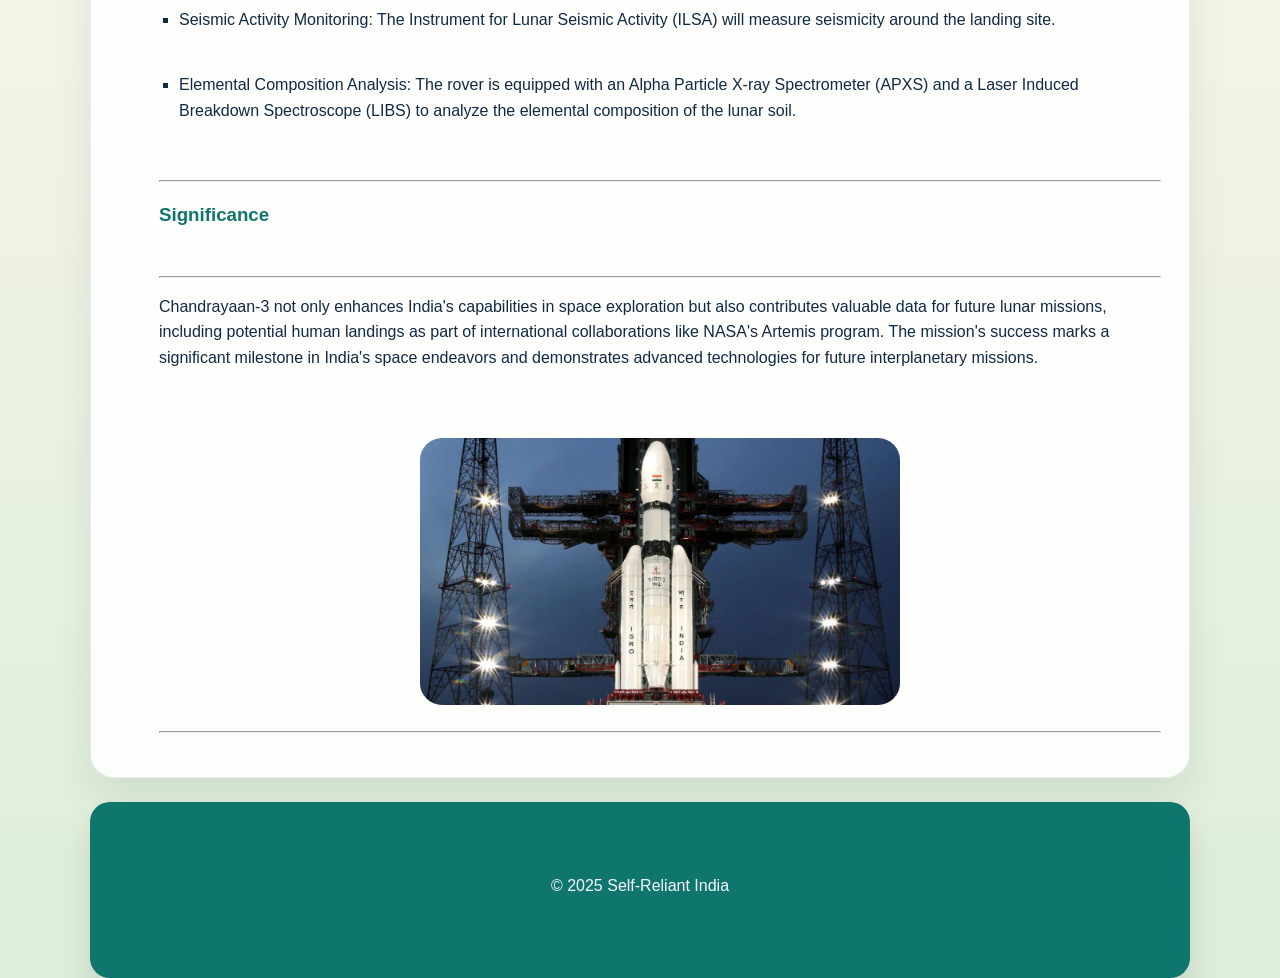
<file: missions3.html>
<!doctype html>
<html>
<head>
 <title>Atmanirbhar Bharat</title>
 <link rel="stylesheet" href="style.css">
</head>
<body>

<header>
 <h1>Successful Missions</h1>
 <nav>
  <a href="missions2.html" class="button">Back about Chandrayan-2</a>
  <a href="missions4.html" class="button">Read about Other Mission</a>
 </nav>
</header>

<main>
 <section>
 <h2>Chandrayaan-3</h2><br>
  <p>Chandrayaan-3 is India's third lunar exploration mission, successfully launched on July 14, 2023, and landed on the Moon's south pole on August 23, 2023.<p><br>
 <hr><h3>Mission Overview</h3><br><hr>
  <p>Chandrayaan-3 is part of the Indian Space Research Organisation's (ISRO) Chandrayaan program, aimed at exploring the Moon. This mission consists of a Vikram lander and a Pragyan rover, designed to demonstrate safe landing and roving capabilities on the lunar surface. Unlike its predecessor, Chandrayaan-2, which faced a landing failure, Chandrayaan-3 successfully achieved a soft landing, making India the first country to land near the lunar south pole and the fourth nation overall to land on the Moon.</p><br>
 <hr><h3>Launch and Landing</h3><br><hr>
<ul>
 <li>Launch Date: July 14, 2023, at 14:35 IST from the Satish Dhawan Space Centre in Sriharikota, India.</li><br>
 <li>Landing Date: August 23, 2023, at 18:04 IST (12:33 UTC) near the lunar south pole.</li><br>
<ul>
 <hr><h3>Mission Components</h3><br><hr>
<ul>
 <li>Vikram Lander: Responsible for landing on the Moon and deploying the rover. It carries scientific instruments to conduct experiments on the lunar surface.</li><br>
 <li>Pragyan Rover: Designed to explore the lunar surface, analyze soil samples, and perform in-situ chemical analysis. </li><br>
 <li>Propulsion Module: Carried the lander and rover to lunar orbit and is equipped with scientific instruments for Earth observations after the lander was deployed.</li><br>
</ul>
 <hr><h3>Scientific Objectives</h3><br><hr>
 <p>Chandrayaan-3 aims to conduct various scientific experiments, including:</p><br>
<ul>
 <li>Thermal Conductivity Measurements: Using the Chandra’s Surface Thermophysical Experiment (ChaSTE) to study the thermal properties of the lunar surface.</li.<br>
 <li>Seismic Activity Monitoring: The Instrument for Lunar Seismic Activity (ILSA) will measure seismicity around the landing site.</li><br>
 <li>Elemental Composition Analysis: The rover is equipped with an Alpha Particle X-ray Spectrometer (APXS) and a Laser Induced Breakdown Spectroscope (LIBS) to analyze the elemental composition of the lunar soil.</li><br>
</ul>
 <hr><h3>Significance</h3><br><hr>
  <p>Chandrayaan-3 not only enhances India's capabilities in space exploration but also contributes valuable data for future lunar missions, including potential human landings as part of international collaborations like NASA's Artemis program. The mission's success marks a significant milestone in India's space endeavors and demonstrates advanced technologies for future interplanetary missions.</p><br>
  <img src="Chandrayaan-3.png" alt="Chandrayaan-3" height="380" width="480"><hr>
 </section>
</main>

<footer>
 <br><br>&copy; 2025 Self-Reliant India<br><br><br>
</footer>

</body>
</html>
</file>
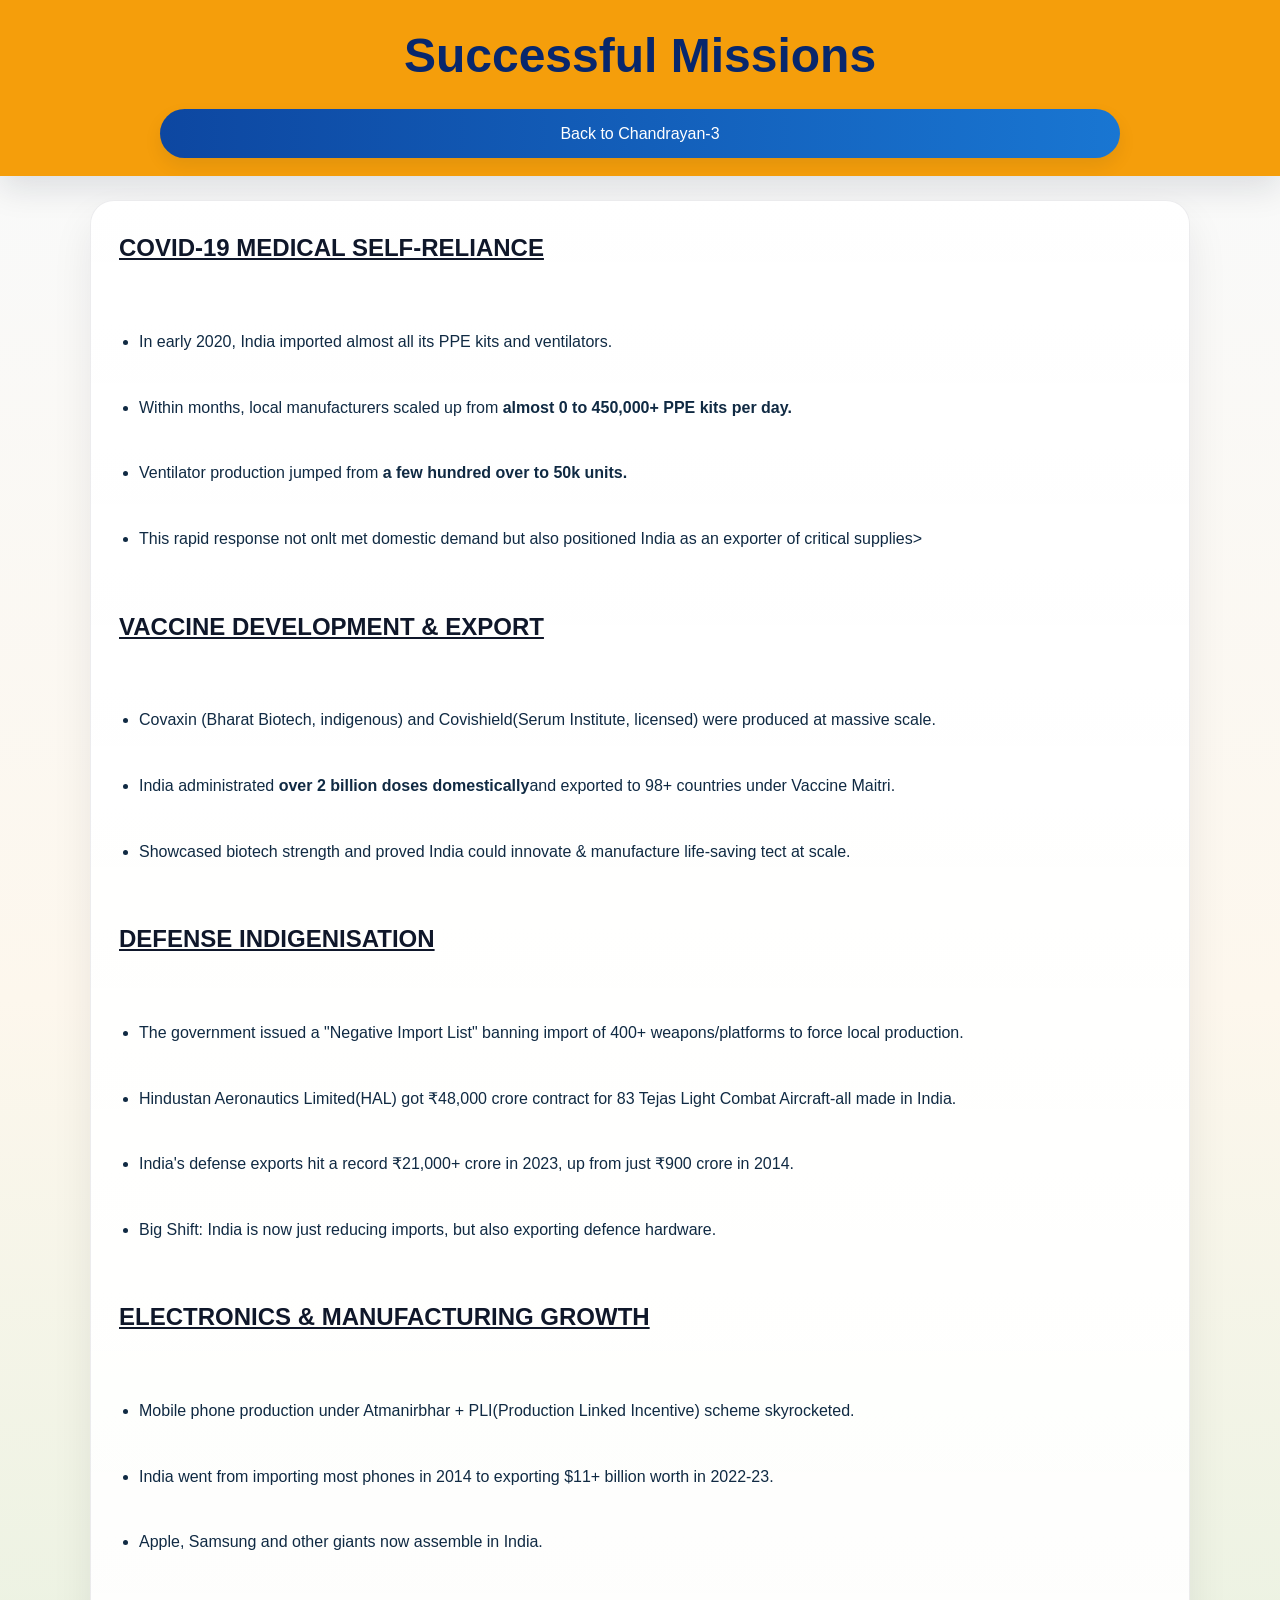
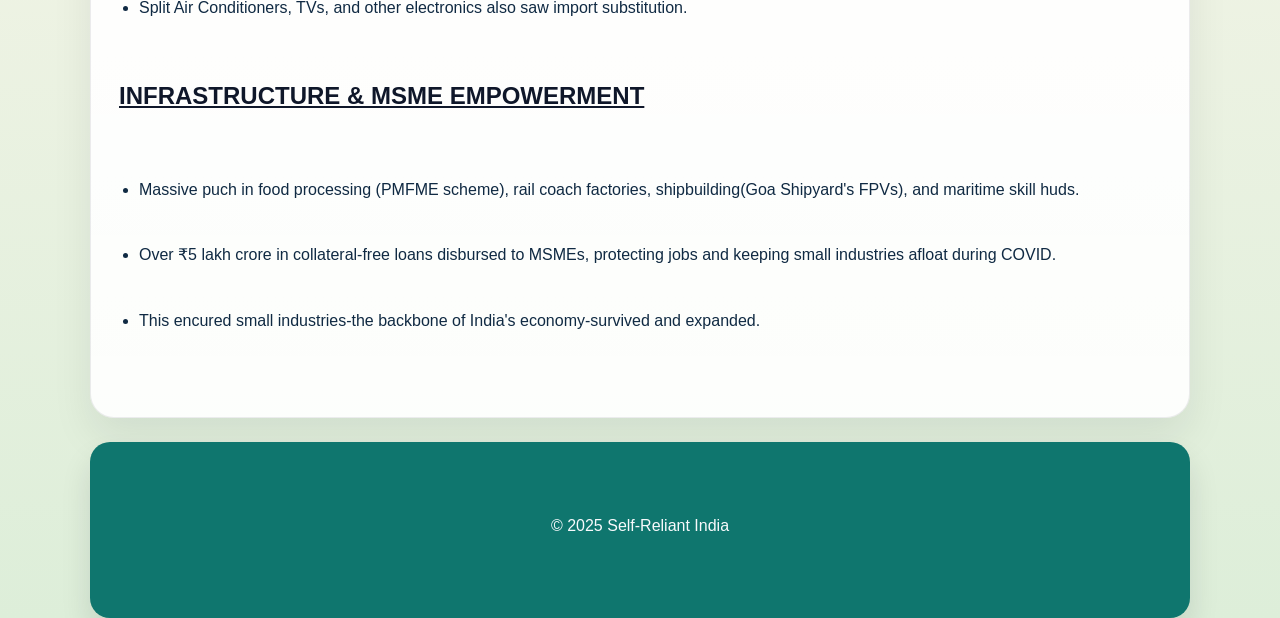
<file: missions4.html>
<!doctype html>
<html>
<head>
 <title>Atmanirbhar Bharat</title>
 <link rel="stylesheet" href="style.css">
</head>
<body>

<header>
 <h1>Successful Missions</h1>
 <nav>
  <a href="missions3.html" class="button">Back to Chandrayan-3</a>
 </nav>
</header>

<main>
 <section>
  <h2>COVID-19 MEDICAL SELF-RELIANCE</h2><br>
 <ul>
  <li>In early 2020, India imported almost all its PPE kits and ventilators.</li><br>
  <li>Within months, local manufacturers scaled up from <strong>almost 0 to 450,000+ PPE kits per day.</strong></li><br>
  <li>Ventilator production jumped from <strong>a few hundred over to 50k units.</strong></li><br>
  <li>This rapid response not onlt met domestic demand but also positioned India as an exporter of critical supplies></li><br>
 </ul> 
  <h2>VACCINE DEVELOPMENT & EXPORT</h2><br>
 <ul>
  <li>Covaxin (Bharat Biotech, indigenous) and Covishield(Serum Institute, licensed) were produced at massive scale.</li><br>
  <li>India administrated <strong>over 2 billion doses domestically</strong>and exported to 98+ countries under Vaccine Maitri.</li><br>
  <li>Showcased biotech strength and proved India could innovate & manufacture life-saving tect at scale.</li><br>
 </ul>
  <h2>DEFENSE INDIGENISATION</h2><br>
 <ul>
  <li>The government issued a "Negative Import List" banning import of 400+ weapons/platforms to force local production.</li><br>
  <li>Hindustan Aeronautics Limited(HAL) got ₹48,000 crore contract for 83 Tejas Light Combat Aircraft-all made in India.</li><br>
  <li>India's defense exports hit a record ₹21,000+ crore in 2023, up from just ₹900 crore in 2014.</li><br>
  <li>Big Shift: India is now just reducing imports, but also exporting defence hardware.</li><br>
 </ul>
  <h2>ELECTRONICS & MANUFACTURING GROWTH</h2><br>
 <ul>
  <li>Mobile phone production under Atmanirbhar + PLI(Production Linked Incentive) scheme skyrocketed.</li><br>
  <li>India went from importing most phones in 2014 to exporting $11+ billion worth in 2022-23.</li><br>
  <li>Apple, Samsung and other giants now assemble in India.</li><br>
  <li>Split Air Conditioners, TVs, and other electronics also saw import substitution.</li><br>
 </ul>
  <h2>INFRASTRUCTURE & MSME EMPOWERMENT</h2><br>
 <ul>
  <li>Massive puch in food processing (PMFME scheme), rail coach factories, shipbuilding(Goa Shipyard's FPVs), and maritime skill huds.</li><br>
  <li>Over ₹5 lakh crore in collateral-free loans disbursed to MSMEs, protecting jobs and keeping small industries afloat during COVID.</li><br>
  <li>This encured small industries-the backbone of India's economy-survived and expanded.</li><br>
 </ul>
 </section>
</main>

<footer>
 <br><br>&copy; 2025 Self-Reliant India<br><br><br>
</footer>

</body>
</html>
</file>
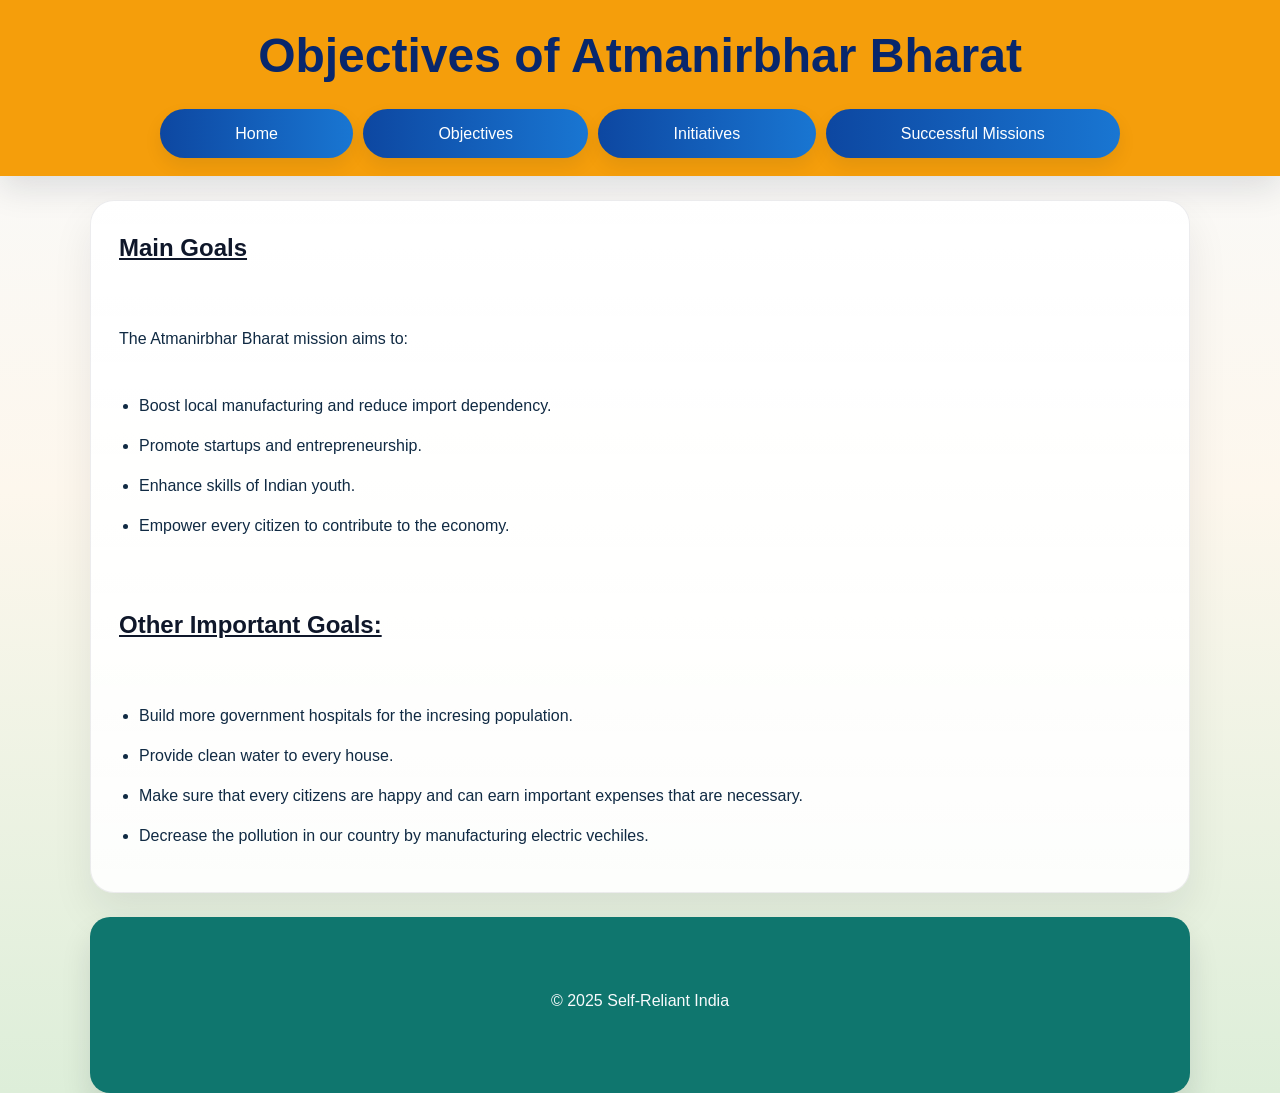
<file: objectives.html>
<!doctype html>
<html>
<head>
 <title>Atmanirbhar Bharat</title>
 <link rel="stylesheet" href="style.css">
</head>
<body>

<header>
 <h1>Objectives of Atmanirbhar Bharat</h1>
 <nav>
  <a href="atmanirbhar.html" class="button">Home</a>
  <a href="objectives.html" class="button">Objectives</a>
  <a href="initiatives.html" class="button">Initiatives</a>
  <a href="missions.html" class="button">Successful Missions</a>
 </nav>
</header>

<section>
 <h2>Main Goals<br><br></h2>
 <p>The Atmanirbhar Bharat mission aims to:<br><br></p>
 <ul>
  <li>Boost local manufacturing and reduce import dependency.</li>
  <li>Promote startups and entrepreneurship.</li>
  <li>Enhance skills of Indian youth.</li>
  <li>Empower every citizen to contribute to the economy.</li>
 </ul>
 <br><br><h2>Other Important Goals:<br><br></h2>
 <ul>
  <li>Build more government hospitals for the incresing population.</li>
  <li>Provide clean water to every house.</li>
  <li>Make sure that every citizens are happy and can earn important expenses that are necessary.</li>
  <li>Decrease the pollution in our country by manufacturing electric vechiles.</li>
 </ul>	
</section>

<footer>
 <br><br>&copy; 2025 Self-Reliant India<br><br><br>
</footer>

</body>
</html>
</file>
<file: main.css>
/* main.css - polished responsive portfolio styles */
:root {
  --primary-color: #2563eb;
  --secondary-color: #0f766e;
  --accent-color: #f97316;
  --text-color: #102a43;
  --bg-gradient: radial-gradient(circle at top right, #fef3c7 0%, #fef9c3 18%, #ffffff 55%, #dbeafe 100%);
  --header-bg: rgba(15, 23, 42, 0.92);
  --section-bg: rgba(255, 255, 255, 0.92);
  --shadow: 0 18px 40px rgba(15, 23, 42, 0.12);
}

*, *::before, *::after {
  box-sizing: border-box;
  scroll-behavior: smooth;
}

html, body {
  margin: 0;
  padding: 0;
  min-height: 100%;
}

body {
  font-family: 'Segoe UI', Tahoma, Geneva, Verdana, sans-serif;
  color: var(--text-color);
  background: var(--bg-gradient);
  line-height: 1.7;
  animation: fadeIn 0.9s ease-out;
}

header.header {
  position: sticky;
  top: 0;
  z-index: 10;
  display: flex;
  justify-content: space-between;
  align-items: center;
  padding: 20px 32px;
  background: var(--header-bg);
  color: #f8fafc;
  box-shadow: var(--shadow);
}

header.header a {
  color: #f8fafc;
  text-decoration: none;
  font-size: 1.05rem;
  font-weight: 700;
}

nav.navbar {
  display: flex;
  gap: 16px;
  flex-wrap: wrap;
}

nav.navbar a {
  color: #f8fafc;
  text-decoration: none;
  padding: 10px 14px;
  border-radius: 999px;
  background: rgba(248, 250, 252, 0.08);
  transition: transform 0.2s ease, background 0.2s ease, color 0.2s ease;
}

nav.navbar a:hover,
nav.navbar a:focus-visible {
  background: #f8fafc;
  color: #0f172a;
  transform: translateY(-2px);
}

section {
  max-width: 980px;
  margin: 28px auto;
  padding: 34px 32px;
  border-radius: 32px;
  background: var(--section-bg);
  box-shadow: var(--shadow);
  backdrop-filter: blur(10px);
  animation: slideIn 0.8s ease-out;
}

#home {
  text-align: center;
}

#home h1 {
  font-size: clamp(2.6rem, 4vw, 4.2rem);
  margin-bottom: 18px;
  color: #0f172a;
  letter-spacing: -0.04em;
}

#home p {
  max-width: 720px;
  margin: 0 auto 16px;
  font-size: 1.05rem;
  color: #334155;
}

#home h3 {
  color: var(--secondary-color);
  margin-top: 24px;
}

#home a {
  display: inline-flex;
  align-items: center;
  justify-content: center;
  margin-top: 24px;
  padding: 16px 28px;
  border-radius: 999px;
  background: linear-gradient(135deg, var(--primary-color), #0d4ddb);
  color: #ffffff;
  text-decoration: none;
  font-weight: 700;
  box-shadow: 0 16px 30px rgba(37, 99, 235, 0.24);
  transition: transform 0.2s ease, box-shadow 0.2s ease;
}

#home a:hover {
  transform: translateY(-3px);
  box-shadow: 0 20px 34px rgba(37, 99, 235, 0.28);
}

#about h1,
#services h1 {
  margin-bottom: 20px;
  color: #0f172a;
}

#projects h2 {
  margin-bottom: 20px;
  color: #0f172a;
  font-size: 2rem;
  display: inline-block;
  position: relative;
  grid-column: 1 / -1;
}

#about p {
  color: #334155;
  font-size: 1rem;
  text-align: justify;
  text-justify: inter-word;
}

#projects {
  display: grid;
  grid-template-columns: repeat(auto-fit, minmax(250px, 1fr));
  gap: 20px;
}

#projects h2::after {
  content: '';
  position: absolute;
  left: 0;
  bottom: -10px;
  width: 72px;
  height: 6px;
  border-radius: 999px;
  background: linear-gradient(90deg, var(--primary-color), #0d4ddb);
}

#projects a {
  display: block;
  margin-top: 18px;
  padding: 22px 24px;
  border-radius: 20px;
  background: rgba(59, 130, 246, 0.12);
  color: #0f172a;
  text-decoration: none;
  transition: transform 0.2s ease, box-shadow 0.2s ease, background-color 0.2s ease;
}

#projects a:hover {
  transform: translateY(-3px);
  background: rgba(59, 130, 246, 0.18);
  box-shadow: 0 16px 28px rgba(15, 23, 42, 0.12);
}

#services div {
  display: block;
  padding: 30px 28px;
  border-radius: 28px;
  background: linear-gradient(135deg, var(--accent-color), #f59e0b);
  color: #ffffff;
  text-decoration: none;
  transition: transform 0.2s ease, box-shadow 0.2s ease;
}

#services div:hover {
  transform: translateY(-3px);
  box-shadow: 0 18px 34px rgba(249, 115, 22, 0.28);
}

#services h2 {
  margin: 0 0 10px 0;
  font-size: 1.5rem;
}

footer {
  margin: 18px auto 32px;
  max-width: 980px;
  width: calc(100% - 40px);
  padding: 18px 22px;
  text-align: center;
  border-radius: 22px;
  background: rgba(15, 23, 42, 0.94);
  color: #f8fafc;
  box-shadow: 0 18px 40px rgba(15, 23, 42, 0.16);
}

@keyframes fadeIn {
  from { opacity: 0; transform: translateY(10px); }
  to { opacity: 1; transform: translateY(0); }
}

@keyframes slideIn {
  from { opacity: 0; transform: translateX(-20px); }
  to { opacity: 1; transform: translateX(0); }
}

@media (max-width: 760px) {
  header.header {
    flex-direction: column;
    text-align: center;
    padding: 18px 22px;
  }

  nav.navbar {
    justify-content: center;
  }

  section {
    margin: 20px auto;
    padding: 28px 20px;
  }
}

@media (max-width: 520px) {
  header.header {
    padding: 16px 18px;
  }

  nav.navbar {
    gap: 10px;
  }

  #home h1 {
    font-size: clamp(2.2rem, 10vw, 3rem);
  }

  #projects a,
  #services a {
    padding: 22px 18px;
  }
}
</file>
<file: style.css>
*, *::before, *::after {
  box-sizing: border-box;
}

html {
  scroll-behavior: smooth;
  font-family: 'Segoe UI', Tahoma, Geneva, Verdana, sans-serif;
}

body {
  margin: 0;
  min-height: 100vh;
  background: linear-gradient(to bottom, #f8fafc 0%, #fdf7ed 45%, #ddeed9 100%);
  color: #102a43;
  line-height: 1.6;
  animation: fadeIn 1.2s ease-in-out;
}

header {
  display: flex;
  flex-direction: column;
  justify-content: center;
  align-items: center;
  gap: 14px;
  background-color: #f59e0b;
  color: #08276c;
  padding: 18px 20px;
  box-shadow: 0 12px 32px rgba(15, 23, 42, 0.12);
  text-align: center;
  width: 100%;
}

header h1 {
  margin: 0;
  font-size: clamp(2rem, 4vw, 3rem);
  text-align: center;
  width: 100%;
  max-width: 100%;
}

nav {
  display: flex;
  flex-wrap: wrap;
  justify-content: center;
  gap: 10px;
  width: 100%;
  max-width: 960px;
}

nav a {
  flex: 1 1 auto;
  min-width: 140px;
  text-align: center;
}

nav a {
  text-decoration: none;
  color: #08276c;
  font-size: 0.98rem;
  padding: 10px 16px;
  border-radius: 999px;
  background: rgba(255, 255, 255, 0.92);
  box-shadow: 0 8px 18px rgba(15, 23, 42, 0.08);
  transition: transform 0.25s ease, background 0.25s ease, color 0.25s ease;
}

nav a:hover,
nav a:focus-visible {
  background: #ffffff;
  color: #0f172a;
  transform: translateY(-1px);
}

main,
section,
footer {
  width: min(100%, 1100px);
  margin: 0 auto;
}

section {
  background: linear-gradient(180deg, rgba(255, 255, 255, 0.96), rgba(255, 255, 255, 0.9));
  border: 1px solid rgba(15, 23, 42, 0.08);
  border-radius: 24px;
  padding: 28px;
  box-shadow: 0 20px 40px rgba(15, 23, 42, 0.08);
  margin-top: 24px;
  overflow: hidden;
}

marquee {
  width: 100%;
  max-width: 100%;
}

main {
  display: block;
}

img {
  max-width: 100%;
  height: auto;
  display: block;
  margin: 26px auto;
  border-radius: 22px;
}

ul {
  padding-left: 1.25rem;
  margin: 1rem 0;
}

li {
  margin-bottom: 0.9rem;
}

p {
  margin: 1rem 0;
}

h2 {
  color: #0f172a;
  text-decoration: underline;
  margin-top: 0;
}

h3 {
  color: #0f766e;
  margin-bottom: 0.75rem;
}

aside {
  margin-top: 20px;
  padding: 18px;
  border-radius: 20px;
  background: rgba(255, 255, 255, 0.92);
  border: 1px solid rgba(15, 23, 42, 0.08);
}

.notice {
  color: #0f172a;
}

.button {
  background: linear-gradient(90deg, #0d47a1, #1976d2);
  color: white;
  border: none;
  padding: 12px 22px;
  border-radius: 999px;
  font-size: 1rem;
  font-family: inherit;
  cursor: pointer;
  transition: transform 0.2s ease, box-shadow 0.2s ease;
  text-decoration: none;
  display: inline-flex;
  align-items: center;
  justify-content: center;
}

.button:hover {
  transform: translateY(-3px);
  box-shadow: 0 14px 24px rgba(15, 23, 42, 0.18);
}

footer {
  padding: 20px 24px 28px;
  background: #0f766e;
  color: #f8fafc;
  text-align: center;
  border-radius: 20px;
  margin-top: 24px;
  box-shadow: 0 18px 30px rgba(15, 23, 42, 0.12);
}

@media (max-width: 900px) {
  header {
    padding: 18px 22px;
  }

  nav {
    gap: 8px;
  }

  section {
    padding: 22px;
    margin-top: 20px;
  }
}

@media (max-width: 640px) {
  header {
    justify-content: center;
    padding: 16px 18px;
  }

  header h1 {
    font-size: clamp(1.9rem, 7vw, 2.6rem);
  }

  nav a {
    padding: 10px 14px;
    font-size: 0.95rem;
  }

  section {
    margin: 18px 12px;
    padding: 18px;
  }
}

@media (max-width: 480px) {
  header,
  nav {
    width: 100%;
  }

  nav {
    justify-content: center;
  }

  .button {
    width: 100%;
    text-align: center;
    padding: 12px 0;
  }

  section {
    padding: 16px;
  }
}

@keyframes fadeIn {
  from { opacity: 0; }
  to { opacity: 1; }
}
</file>
<file: forgot.css>
body {
 margin: 0;
 padding: 0;
 background: #0a0f1c;
 font-family: Arial, sans-serif;
 display: flex;
 justify-content: center;
 align-items: center;
 height: 100vh;
}

/* Box styling */
.box {
 padding: 40px;
 background: #111827;
 border-radius: 15px;
 box-shadow: 0 0 20px rgba(0, 170, 255, 0.3);
 text-align: center;
}

h2{
 color: gold;
 margin-bottom: 20px;
}

input{
 width: 250px;
 padding: 10px;
 margin: 10px 0;
 background: transparent;
 border: 2px solid red;
 color: white;
 border-radius: 8px;
 outline: none;
 transition: 0.3s;
}

/* Hover + focus */
input:hover, input:focus{
 border-color: #00aaff;
 box-shadow: 0 0 10px #00aaff;
}

p{
 color: white;
 font-size: 20px;
}

/* Button */
button{
 padding: 10px 25px;
 background: transparent;
 border: 2px solid red;
 color: white;
 border-radius: 8px;
 cursor: pointer;
 transition: 0.3s;
}

/* Button hover */
button:hover{
 background: #00aaff;
 border-color: #00aaff;
 box-shadow: 0 0 10px #00aaff;
}
</file>
<file: forgot2.css>
body {
 margin: 0;
 padding: 0;
 background: #0a0f1c;
 font-family: Arial, sans-serif;
 display: flex;
 justify-content: center;
 align-items: center;
 height: 100vh;
}

/* Box styling */
.box {
 padding: 40px;
 background: #111827;
 border-radius: 15px;
 box-shadow: 0 0 20px rgba(0, 170, 255, 0.3);
 text-align: center;
}

h2{
 color: gold;
 margin-bottom: 20px;
}

input{
 width: 250px;
 padding: 10px;
 margin: 10px 0;
 background: transparent;
 border: 2px solid red;
 color: white;
 border-radius: 8px;
 outline: none;
 transition: 0.3s;
}

/* Hover + focus */
input:hover, input:focus{
 border-color: #00aaff;
 box-shadow: 0 0 10px #00aaff;
}

/* Button */
button{
 padding: 10px 25px;
 background: transparent;
 border: 2px solid red;
 color: white;
 border-radius: 8px;
 cursor: pointer;
 transition: 0.3s;
}

/* Button hover */
button:hover{
 background: #00aaff;
 border-color: #00aaff;
 box-shadow: 0 0 10px #00aaff;
}
</file>
<file: login.css>
body{
 margin: 0;
 padding: 0;
 background: #0a0f1c;
 font-family: Arial, sans-serif;
 display: flex;
 justify-content: center;
 align-items: center;
 height: 100vh;
}

/* Box styling */
.box{
 padding: 40px;
 background: #111827;
 border-radius: 15px;
 box-shadow: 0 0 20px rgba(0, 170, 255, 0.3);
 text-align: center;
}

/* Heading */
.log{
 color: gold;
 margin-bottom: 20px;
}

/* Inputs */
input{
 width: 250px;
 padding: 10px;
 margin: 10px 0;
 background: transparent;
 border: 2px solid red;
 color: white;
 border-radius: 8px;
 outline: none;
 transition: 0.3s;
}

/* Hover + focus */
input:hover, input:focus{
 border-color: #00aaff;
 box-shadow: 0 0 10px #00aaff;
}

a{
 color: #00aaff;
 text-decoration: none;
 font-size: 14px;
}

a:hover{
 text-decoration: underline;
}

/* Button */
.btn{
 padding: 10px 25px;
 background: transparent;
 border: 2px solid red;
 color: white;
 border-radius: 8px;
 cursor: pointer;
 transition: 0.3s;
}

/* Button hover */
.btn:hover{
 background: #00aaff;
 border-color: #00aaff;
 box-shadow: 0 0 10px #00aaff;
}
</file>
